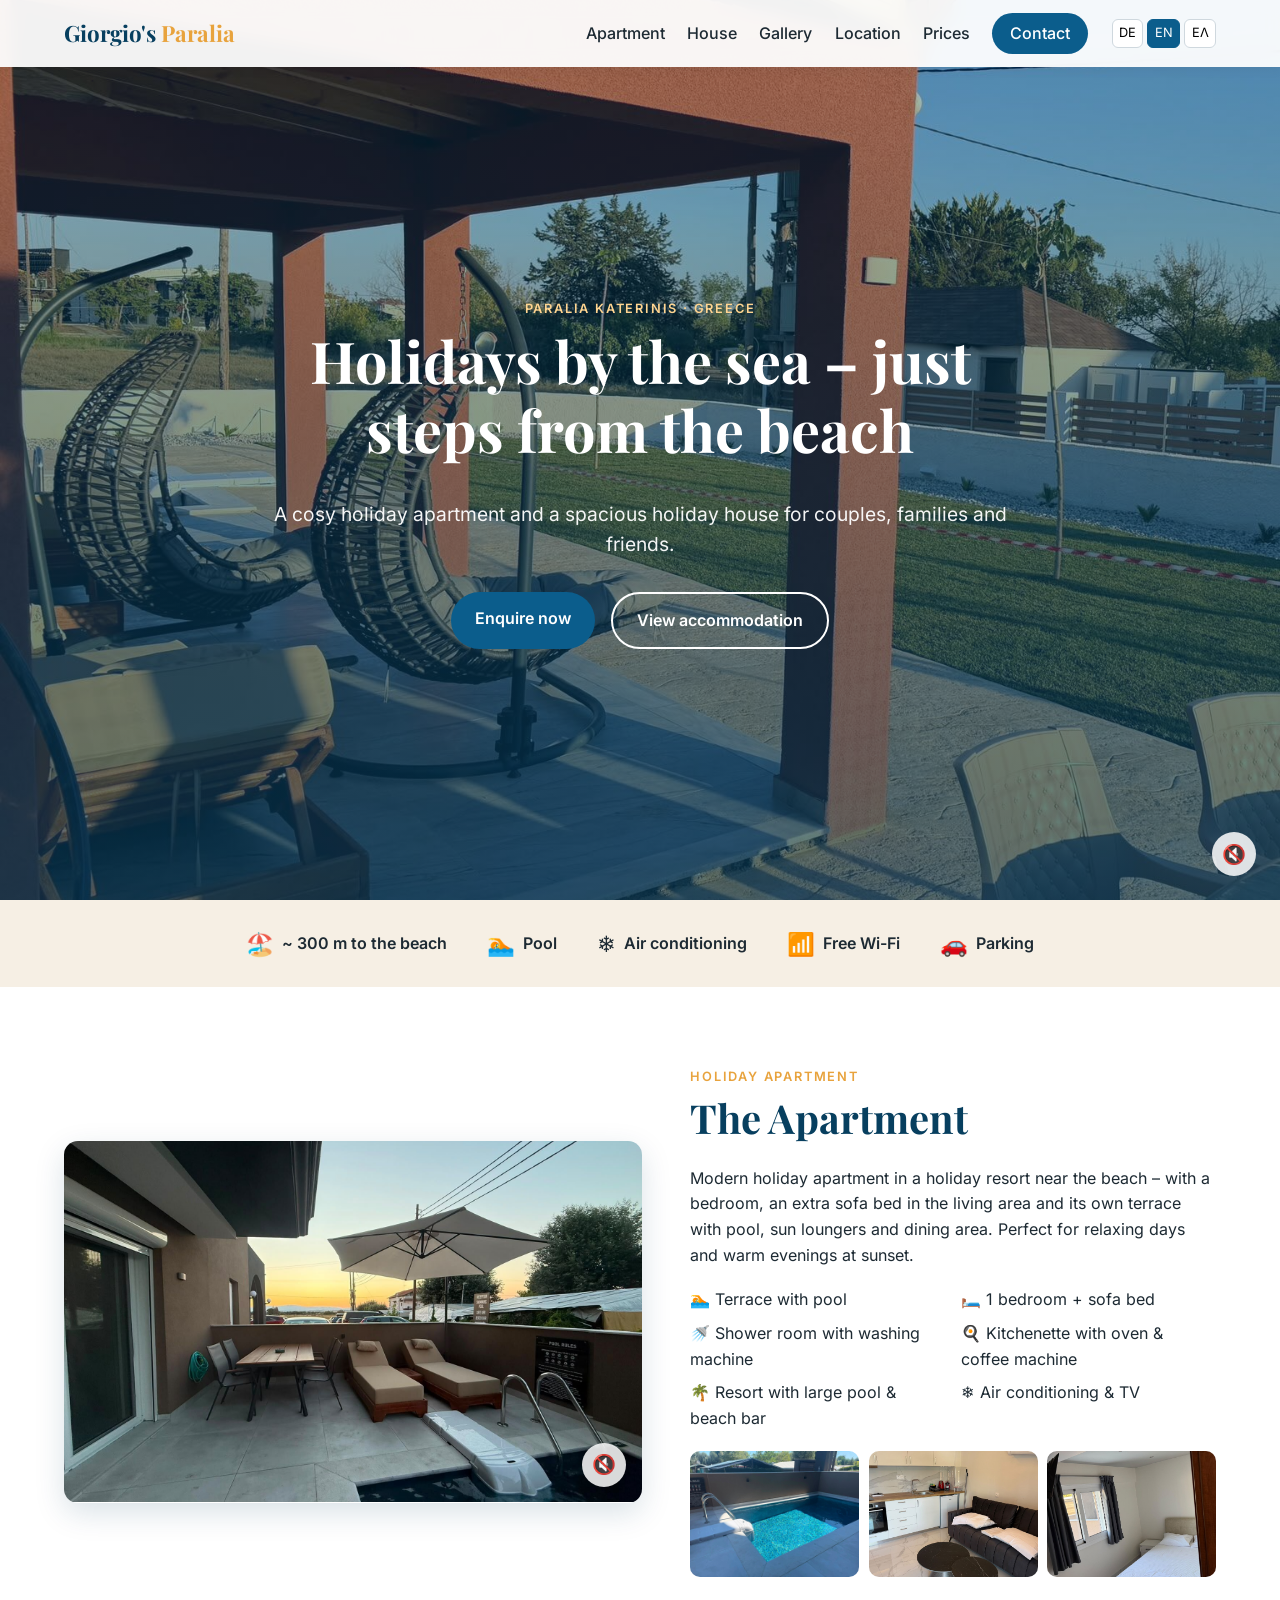
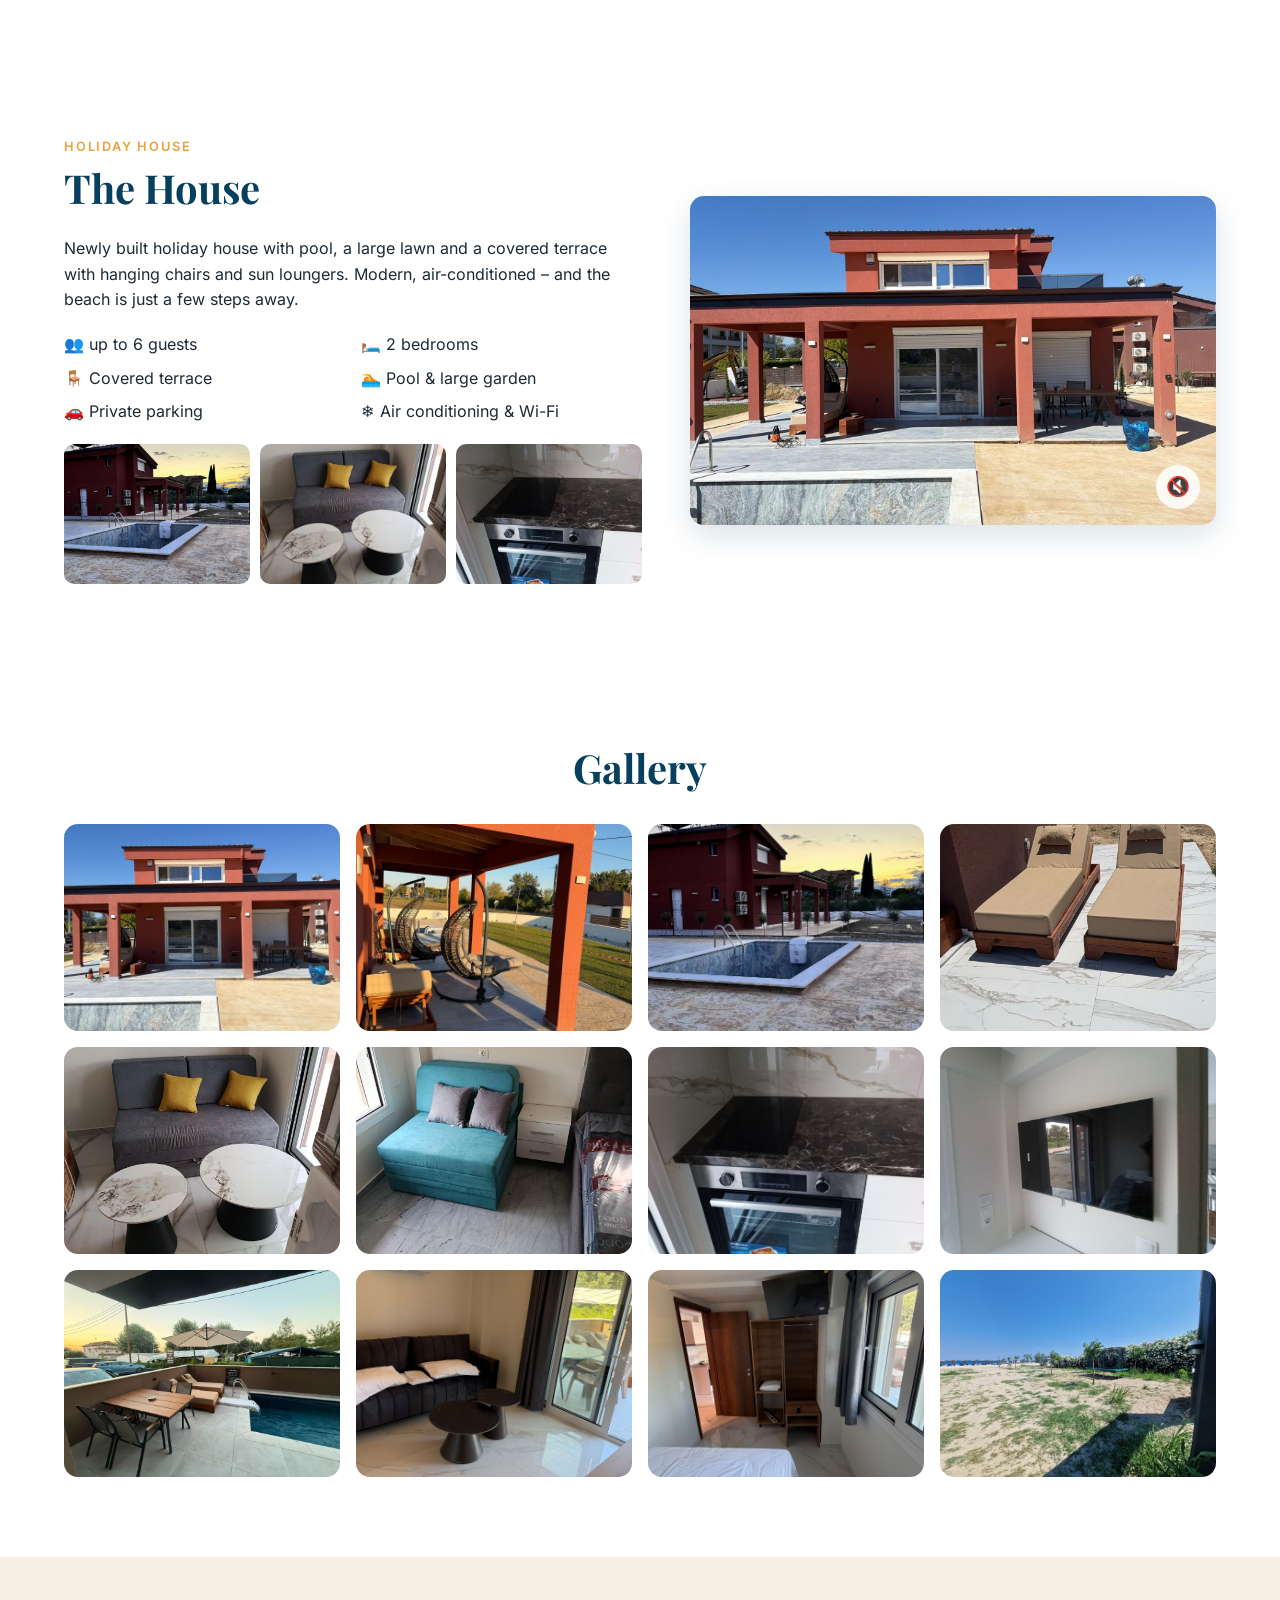
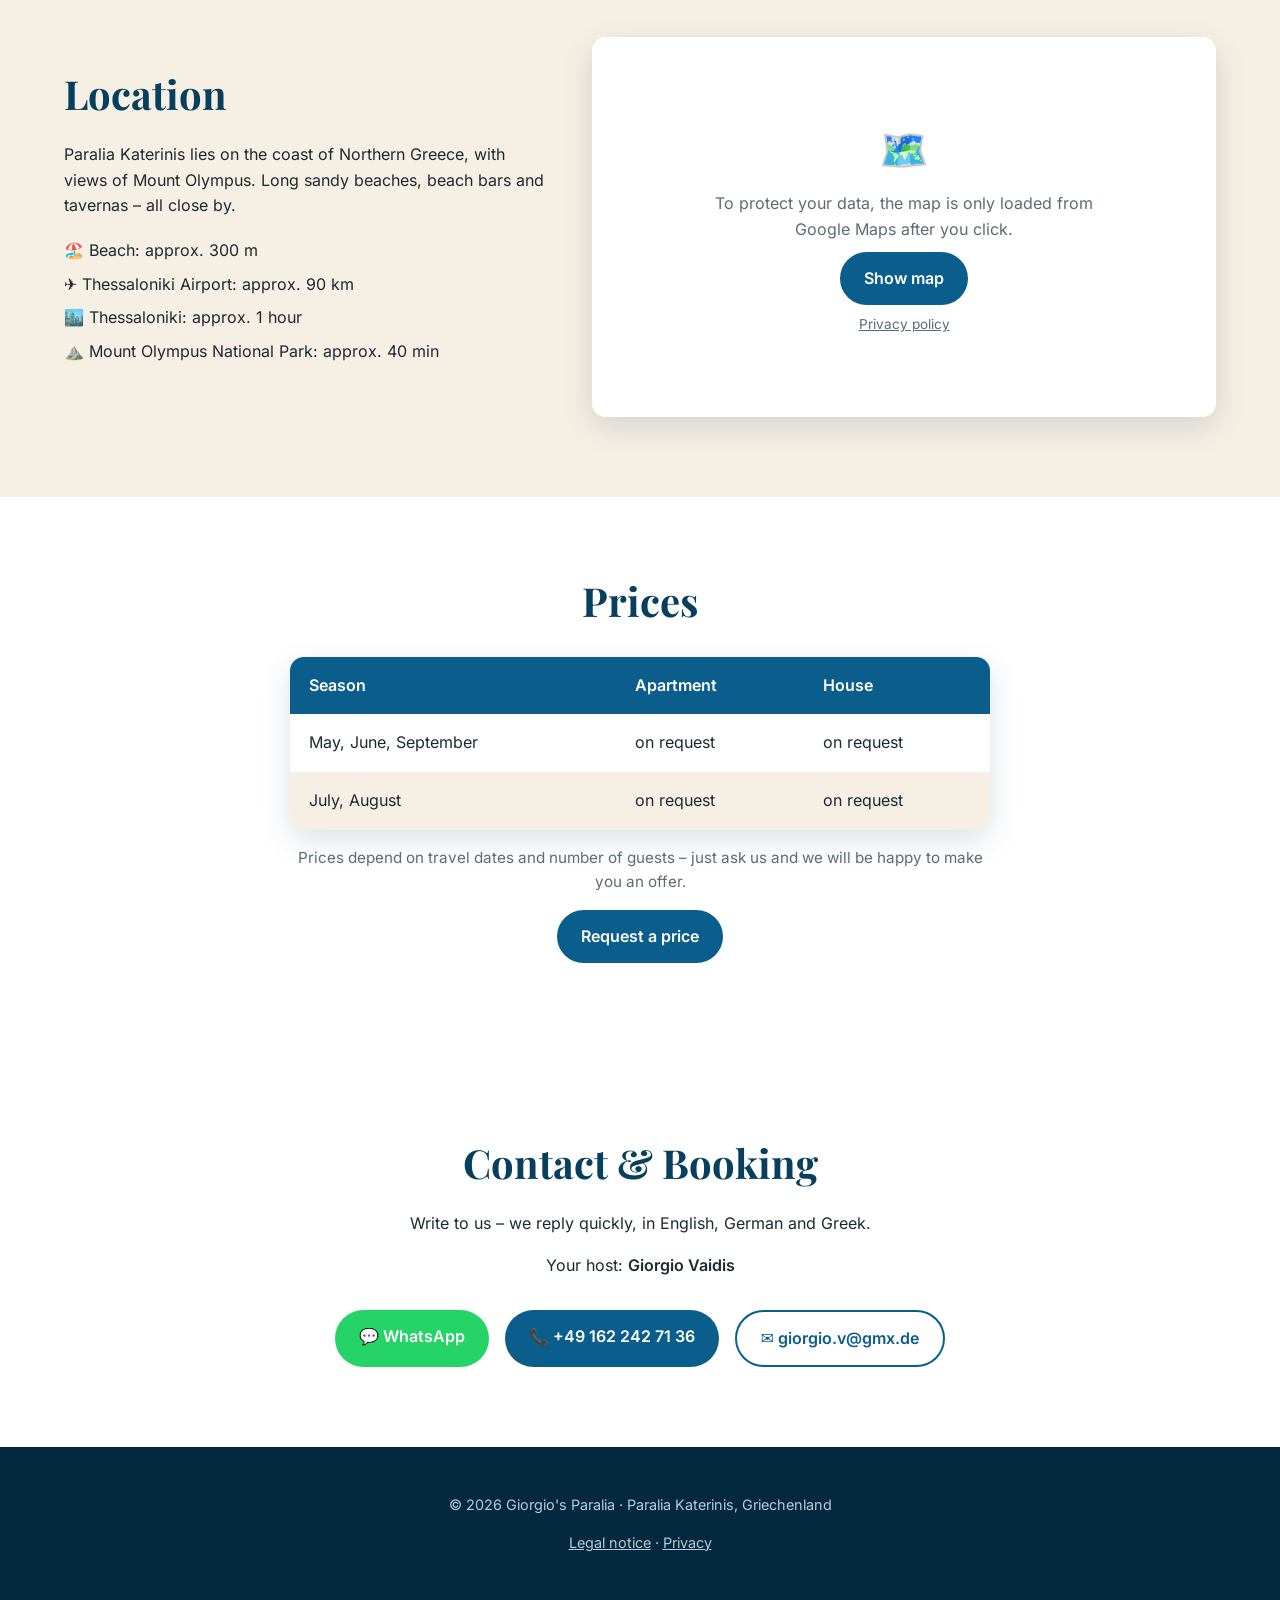
<file: index.html>
<!doctype html>
<html lang="de">
<head>
  <meta charset="utf-8">
  <meta name="viewport" content="width=device-width, initial-scale=1">
  <title>Giorgio's Paralia – Ferienwohnung & Ferienhaus</title>
  <meta name="description" content="Ferienwohnung und Ferienhaus in Paralia Katerinis bei Thessaloniki – wenige Minuten vom Strand.">
  <meta property="og:title" content="Giorgio's Paralia – Ferienwohnung & Ferienhaus">
  <meta property="og:description" content="Urlaub am Meer in Paralia, Griechenland.">
  <meta property="og:image" content="assets/img/hero.jpg">
  <link rel="stylesheet" href="css/fonts.css">
  <link rel="stylesheet" href="css/style.css">
</head>
<body>

<header class="nav" id="top">
  <a class="brand" href="#top">Giorgio's <span>Paralia</span></a>
  <nav class="nav-links" id="navLinks">
    <a href="#wohnung" data-i18n="nav.apartment">Wohnung</a>
    <a href="#haus" data-i18n="nav.house">Haus</a>
    <a href="#galerie" data-i18n="nav.gallery">Galerie</a>
    <a href="#lage" data-i18n="nav.location">Lage</a>
    <a href="#preise" data-i18n="nav.prices">Preise</a>
    <a href="#kontakt" class="btn btn-small" data-i18n="nav.contact">Kontakt</a>
  </nav>
  <div class="lang" role="group" aria-label="Sprache">
    <button data-lang="de">DE</button>
    <button data-lang="en">EN</button>
    <button data-lang="el">ΕΛ</button>
  </div>
  <button class="burger" id="burger" aria-label="Menü">☰</button>
</header>

<section class="hero">
  <video class="hero-video" autoplay muted loop playsinline poster="assets/img/hero.jpg">
    <source src="assets/video/haus.mp4" type="video/mp4">
  </video>
  <div class="hero-overlay"></div>
  <button class="sound hero-sound" aria-label="Musik an/aus">🔇</button>
  <div class="hero-content">
    <p class="eyebrow" data-i18n="hero.eyebrow">Paralia Katerinis · Griechenland</p>
    <h1 data-i18n="hero.title">Urlaub am Meer – nur wenige Schritte vom Strand</h1>
    <p class="lead" data-i18n="hero.lead">Gemütliche Ferienwohnung und geräumiges Ferienhaus für Paare, Familien und Freunde.</p>
    <div class="hero-buttons">
      <a href="#kontakt" class="btn" data-i18n="hero.cta">Jetzt anfragen</a>
      <a href="#wohnung" class="btn btn-ghost" data-i18n="hero.more">Unterkünfte ansehen</a>
    </div>
  </div>
</section>

<section class="highlights">
  <div class="hl"><span class="hl-icon">🏖️</span><b data-i18n="hl.beach">~ 300 m zum Strand</b></div>
  <div class="hl"><span class="hl-icon">🏊</span><b data-i18n="hl.pool">Pool</b></div>
  <div class="hl"><span class="hl-icon">❄️</span><b data-i18n="hl.ac">Klimaanlage</b></div>
  <div class="hl"><span class="hl-icon">📶</span><b data-i18n="hl.wifi">Kostenloses WLAN</b></div>
  <div class="hl"><span class="hl-icon">🚗</span><b data-i18n="hl.parking">Parkplatz</b></div>
</section>

<!-- ===== WOHNUNG ===== -->
<section class="stay" id="wohnung">
  <div class="stay-media">
    <video class="autoplay" autoplay muted loop playsinline poster="assets/img/wohnung-1.jpg">
      <source src="assets/video/wohnung.mp4" type="video/mp4">
    </video>
    <button class="sound" aria-label="Ton an/aus">🔇</button>
  </div>
  <div class="stay-text">
    <p class="eyebrow" data-i18n="apt.eyebrow">Ferienwohnung</p>
    <h2 data-i18n="apt.title">Die Wohnung</h2>
    <p data-i18n="apt.text">Moderne Ferienwohnung in einer Ferienanlage nahe dem Strand – mit Schlafzimmer, zusätzlichem Schlafsofa im Wohnbereich und eigener Terrasse mit Pool, Sonnenliegen und Essplatz. Perfekt für entspannte Tage und laue Abende bei Sonnenuntergang.</p>
    <ul class="facts">
      <li>🏊 <span data-i18n="apt.f1">Terrasse mit Pool</span></li>
      <li>🛏️ <span data-i18n="apt.f2">1 Schlafzimmer + Schlafsofa</span></li>
      <li>🚿 <span data-i18n="apt.f3">Duschbad mit Waschmaschine</span></li>
      <li>🍳 <span data-i18n="apt.f4">Küchenzeile mit Backofen & Kaffeemaschine</span></li>
      <li>🌴 <span data-i18n="apt.f5">Anlage mit großem Pool & Beach-Bar</span></li>
      <li>❄️ <span data-i18n="apt.f6">Klimaanlage & TV</span></li>
    </ul>
    <div class="thumbs">
      <img src="assets/img/wohnung-10.jpg" alt="Pool der Wohnung" loading="lazy">
      <img src="assets/img/wohnung-6.jpg" alt="Wohnküche" loading="lazy">
      <img src="assets/img/wohnung-7.jpg" alt="Schlafzimmer" loading="lazy">
    </div>
  </div>
</section>

<!-- ===== HAUS ===== -->
<section class="stay reverse" id="haus">
  <div class="stay-media">
    <video class="autoplay" autoplay muted loop playsinline poster="assets/img/haus-1.jpg">
      <source src="assets/video/haus.mp4" type="video/mp4">
    </video>
    <button class="sound" aria-label="Ton an/aus">🔇</button>
  </div>
  <div class="stay-text">
    <p class="eyebrow" data-i18n="house.eyebrow">Ferienhaus</p>
    <h2 data-i18n="house.title">Das Haus</h2>
    <p data-i18n="house.text">Neu gebautes Ferienhaus mit Pool, großem Rasengarten und überdachter Terrasse mit Hängesesseln und Sonnenliegen. Modern eingerichtet, klimatisiert – und der Strand ist nur ein paar Schritte entfernt.</p>
    <ul class="facts">
      <li>👥 <span data-i18n="house.f1">bis 6 Personen</span></li>
      <li>🛏️ <span data-i18n="house.f2">2 Schlafzimmer</span></li>
      <li>🪑 <span data-i18n="house.f3">Überdachte Terrasse</span></li>
      <li>🏊 <span data-i18n="house.f4">Pool & großer Garten</span></li>
      <li>🚗 <span data-i18n="house.f5">Privater Parkplatz</span></li>
      <li>❄️ <span data-i18n="house.f6">Klimaanlage & WLAN</span></li>
    </ul>
    <div class="thumbs">
      <img src="assets/img/haus-6.jpg" alt="Haus mit Pool" loading="lazy">
      <img src="assets/img/haus-innen-1.jpg" alt="Wohnbereich" loading="lazy">
      <img src="assets/img/haus-innen-3.jpg" alt="Küche" loading="lazy">
    </div>
  </div>
</section>

<!-- ===== GALERIE ===== -->
<section class="section" id="galerie">
  <h2 class="center" data-i18n="gallery.title">Galerie</h2>
  <div class="gallery">
    <img src="assets/img/haus-1.jpg" alt="Ferienhaus mit Terrasse" loading="lazy">
    <img src="assets/img/haus-3.jpg" alt="Hängesessel auf der Terrasse" loading="lazy">
    <img src="assets/img/haus-6.jpg" alt="Haus bei Sonnenuntergang" loading="lazy">
    <img src="assets/img/haus-5.jpg" alt="Sonnenliegen" loading="lazy">
    <img src="assets/img/haus-innen-1.jpg" alt="Wohnbereich" loading="lazy">
    <img src="assets/img/haus-innen-2.jpg" alt="Schlafsofa" loading="lazy">
    <img src="assets/img/haus-innen-3.jpg" alt="Küche" loading="lazy">
    <img src="assets/img/haus-innen-4.jpg" alt="Fernseher" loading="lazy">
    <img src="assets/img/wohnung-2.jpg" alt="Wohnung: Terrasse mit Pool" loading="lazy">
    <img src="assets/img/wohnung-5.jpg" alt="Wohnung: Wohnbereich" loading="lazy">
    <img src="assets/img/wohnung-8.jpg" alt="Wohnung: Schlafzimmer mit Blick zum Pool" loading="lazy">
    <img src="assets/img/wohnung-9.jpg" alt="Strand an der Anlage" loading="lazy">
  </div>
</section>

<!-- ===== LAGE ===== -->
<section class="section alt" id="lage">
  <div class="location">
    <div>
      <h2 data-i18n="loc.title">Lage</h2>
      <p data-i18n="loc.text">Paralia Katerinis liegt an der Küste Nordgriechenlands, mit Blick auf den Olymp. Lange Sandstrände, Strandbars und Tavernen – alles in der Nähe.</p>
      <ul class="facts">
        <li>🏖️ <span data-i18n="loc.d1">Strand: ca. 300 m</span></li>
        <li>✈️ <span data-i18n="loc.d2">Flughafen Thessaloniki: ca. 90 km</span></li>
        <li>🏙️ <span data-i18n="loc.d3">Thessaloniki: ca. 1 Stunde</span></li>
        <li>⛰️ <span data-i18n="loc.d4">Olymp-Nationalpark: ca. 40 Min.</span></li>
      </ul>
    </div>
    <div class="map map-consent" id="map">
      <p>🗺️</p>
      <p data-i18n="map.note">Zum Schutz Ihrer Daten wird die Karte erst nach Ihrem Klick von Google Maps geladen.</p>
      <button class="btn" id="mapBtn" data-i18n="map.btn">Karte anzeigen</button>
      <a class="map-privacy" href="datenschutz.html" data-i18n="map.privacy">Datenschutzerklärung</a>
    </div>
  </div>
</section>

<!-- ===== PREISE ===== -->
<section class="section" id="preise">
  <h2 class="center" data-i18n="price.title">Preise</h2>
  <div class="price-table">
    <table>
      <thead><tr><th data-i18n="price.season">Saison</th><th data-i18n="price.apt">Wohnung</th><th data-i18n="price.house">Haus</th></tr></thead>
      <tbody>
        <tr><td data-i18n="price.low">Mai, Juni, September</td><td data-i18n="price.req">auf Anfrage</td><td data-i18n="price.req">auf Anfrage</td></tr>
        <tr><td data-i18n="price.high">Juli, August</td><td data-i18n="price.req">auf Anfrage</td><td data-i18n="price.req">auf Anfrage</td></tr>
      </tbody>
    </table>
    <p class="note" data-i18n="price.note">Die Preise richten sich nach Reisezeitraum und Personenzahl – fragen Sie uns einfach, wir machen Ihnen gerne ein Angebot.</p>
    <p class="center"><a href="#kontakt" class="btn" data-i18n="price.cta">Preis anfragen</a></p>
  </div>
</section>

<!-- ===== KONTAKT ===== -->
<section class="section contact" id="kontakt">
  <h2 class="center" data-i18n="contact.title">Kontakt & Buchung</h2>
  <p class="center" data-i18n="contact.text">Schreiben Sie uns – wir antworten schnell, auch auf Deutsch und Englisch.</p>
  <p class="center host"><span data-i18n="contact.host">Ihr Gastgeber:</span> <b>Giorgio Vaidis</b></p>
  <div class="contact-buttons">
    <a class="btn btn-wa" href="https://wa.me/491622427136" target="_blank" rel="noopener">💬 WhatsApp</a>
    <a class="btn" href="tel:+491622427136">📞 +49 162 242 71 36</a>
    <a class="btn btn-ghost-dark" href="mailto:giorgio.v@gmx.de">✉️ giorgio.v@gmx.de</a>
  </div>
</section>

<footer class="footer">
  <p>© <span id="year"></span> Giorgio's Paralia · Paralia Katerinis, Griechenland</p>
  <p class="footer-links"><a href="impressum.html" data-i18n="foot.imprint">Impressum</a> · <a href="datenschutz.html" data-i18n="foot.privacy">Datenschutz</a></p>
</footer>

<div class="lightbox" id="lightbox" hidden><img alt=""></div>

<script src="js/main.js"></script>
</body>
</html>
</file>
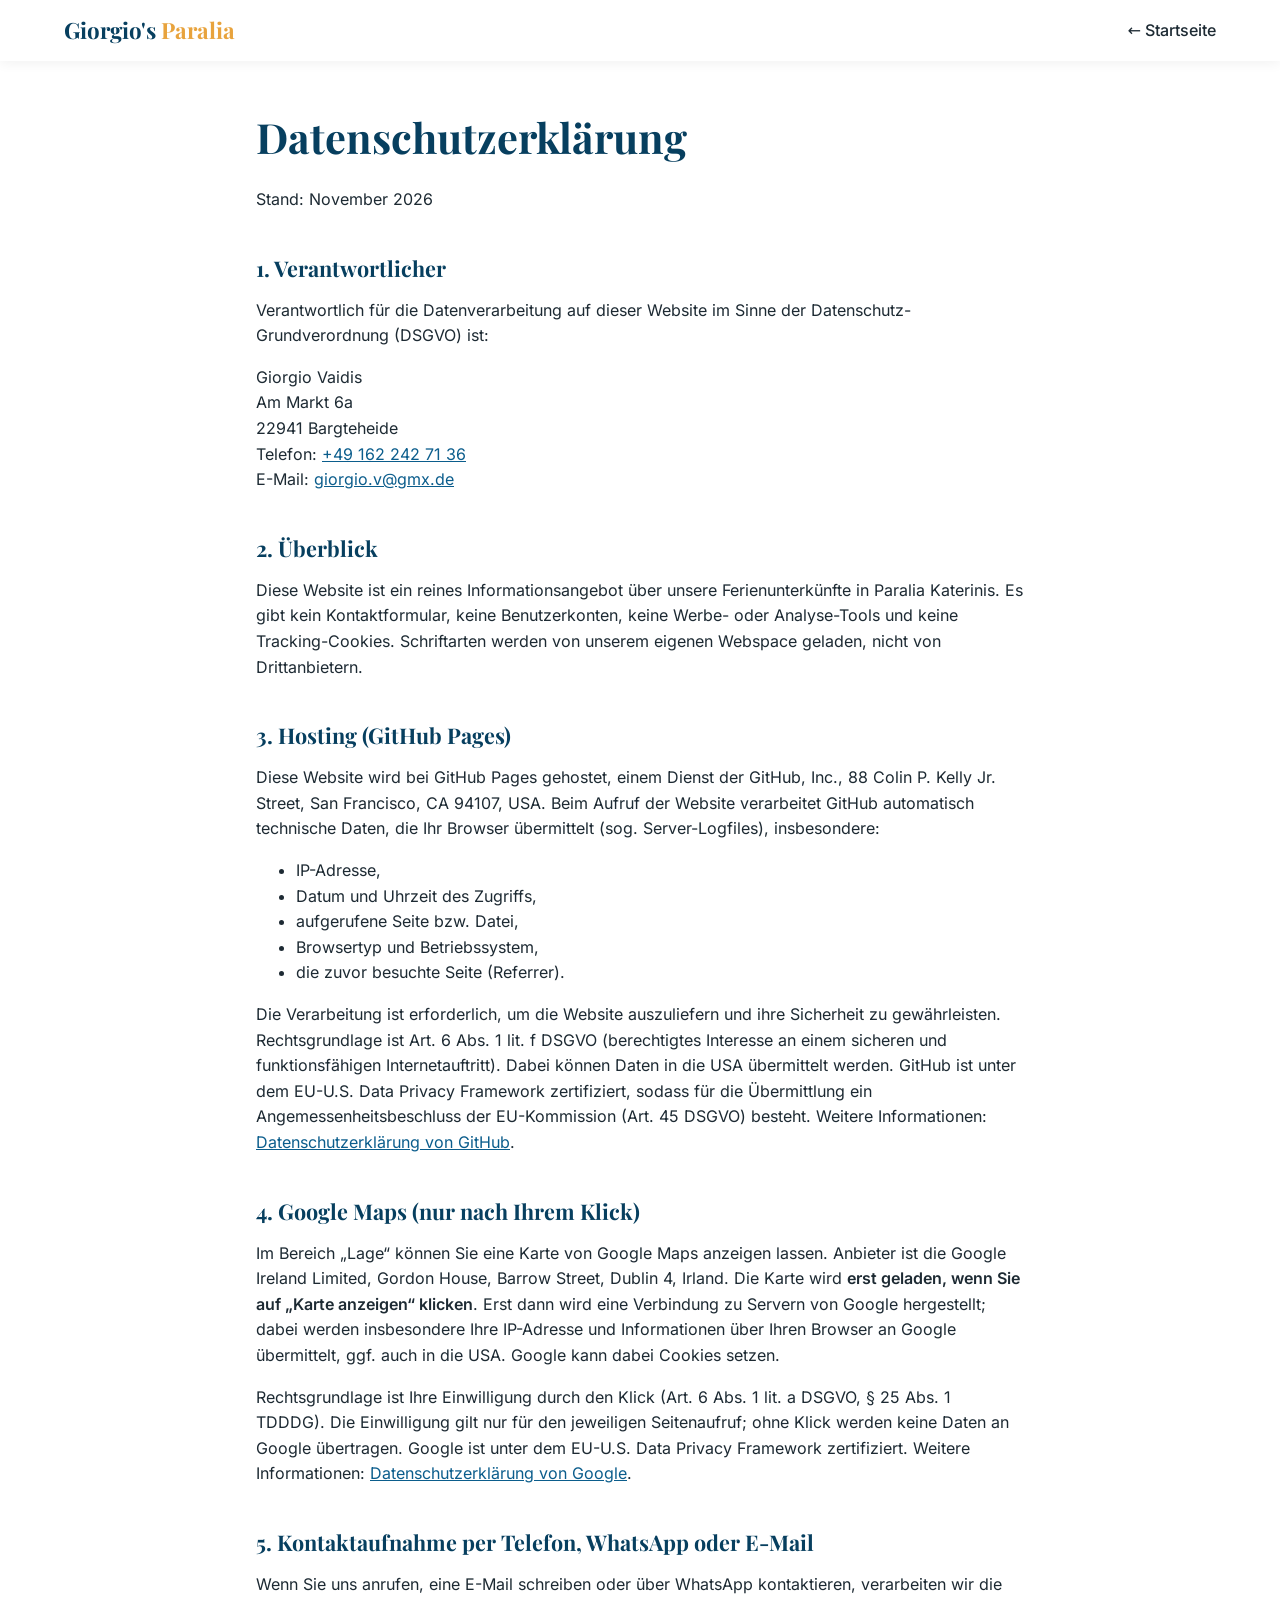
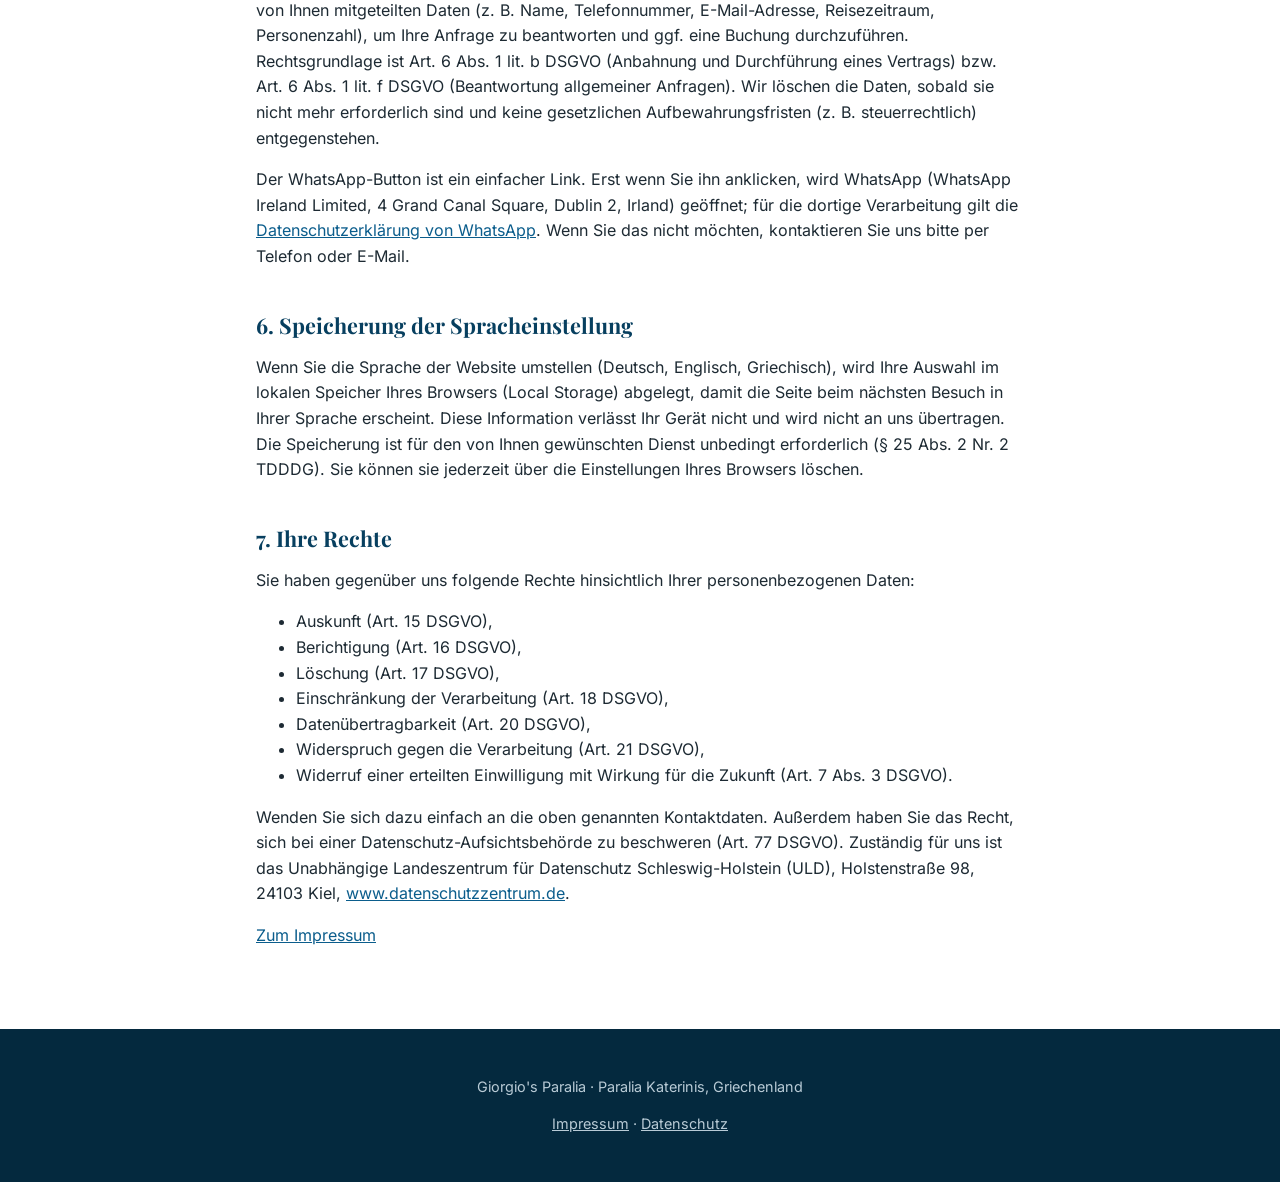
<file: datenschutz.html>
<!doctype html>
<html lang="de">
<head>
  <meta charset="utf-8">
  <meta name="viewport" content="width=device-width, initial-scale=1">
  <title>Datenschutz – Giorgio's Paralia</title>
  <meta name="robots" content="noindex">
  <link rel="stylesheet" href="css/fonts.css">
  <link rel="stylesheet" href="css/style.css">
</head>
<body>

<header class="nav">
  <a class="brand" href="index.html">Giorgio's <span>Paralia</span></a>
  <a class="back" href="index.html">← Startseite</a>
</header>

<main class="legal">
  <h1>Datenschutzerklärung</h1>
  <p>Stand: November 2026</p>

  <h2>1. Verantwortlicher</h2>
  <p>
    Verantwortlich für die Datenverarbeitung auf dieser Website im Sinne der
    Datenschutz-Grundverordnung (DSGVO) ist:
  </p>
  <p>
    Giorgio Vaidis<br>
    Am Markt 6a<br>
    22941 Bargteheide<br>
    Telefon: <a href="tel:+491622427136">+49 162 242 71 36</a><br>
    E-Mail: <a href="mailto:giorgio.v@gmx.de">giorgio.v@gmx.de</a>
  </p>

  <h2>2. Überblick</h2>
  <p>
    Diese Website ist ein reines Informationsangebot über unsere Ferienunterkünfte in Paralia Katerinis.
    Es gibt kein Kontaktformular, keine Benutzerkonten, keine Werbe- oder Analyse-Tools und keine
    Tracking-Cookies. Schriftarten werden von unserem eigenen Webspace geladen, nicht von Drittanbietern.
  </p>

  <h2>3. Hosting (GitHub Pages)</h2>
  <p>
    Diese Website wird bei GitHub Pages gehostet, einem Dienst der GitHub, Inc., 88 Colin P. Kelly Jr.
    Street, San Francisco, CA 94107, USA. Beim Aufruf der Website verarbeitet GitHub automatisch
    technische Daten, die Ihr Browser übermittelt (sog. Server-Logfiles), insbesondere:
  </p>
  <ul>
    <li>IP-Adresse,</li>
    <li>Datum und Uhrzeit des Zugriffs,</li>
    <li>aufgerufene Seite bzw. Datei,</li>
    <li>Browsertyp und Betriebssystem,</li>
    <li>die zuvor besuchte Seite (Referrer).</li>
  </ul>
  <p>
    Die Verarbeitung ist erforderlich, um die Website auszuliefern und ihre Sicherheit zu gewährleisten.
    Rechtsgrundlage ist Art. 6 Abs. 1 lit. f DSGVO (berechtigtes Interesse an einem sicheren und
    funktionsfähigen Internetauftritt). Dabei können Daten in die USA übermittelt werden. GitHub ist
    unter dem EU-U.S. Data Privacy Framework zertifiziert, sodass für die Übermittlung ein
    Angemessenheitsbeschluss der EU-Kommission (Art. 45 DSGVO) besteht. Weitere Informationen:
    <a href="https://docs.github.com/de/site-policy/privacy-policies/github-general-privacy-statement" target="_blank" rel="noopener">Datenschutzerklärung von GitHub</a>.
  </p>

  <h2>4. Google Maps (nur nach Ihrem Klick)</h2>
  <p>
    Im Bereich „Lage“ können Sie eine Karte von Google Maps anzeigen lassen. Anbieter ist die Google
    Ireland Limited, Gordon House, Barrow Street, Dublin 4, Irland. Die Karte wird
    <strong>erst geladen, wenn Sie auf „Karte anzeigen“ klicken</strong>. Erst dann wird eine Verbindung
    zu Servern von Google hergestellt; dabei werden insbesondere Ihre IP-Adresse und Informationen über
    Ihren Browser an Google übermittelt, ggf. auch in die USA. Google kann dabei Cookies setzen.
  </p>
  <p>
    Rechtsgrundlage ist Ihre Einwilligung durch den Klick (Art. 6 Abs. 1 lit. a DSGVO, § 25 Abs. 1
    TDDDG). Die Einwilligung gilt nur für den jeweiligen Seitenaufruf; ohne Klick werden keine Daten an
    Google übertragen. Google ist unter dem EU-U.S. Data Privacy Framework zertifiziert. Weitere
    Informationen:
    <a href="https://policies.google.com/privacy?hl=de" target="_blank" rel="noopener">Datenschutzerklärung von Google</a>.
  </p>

  <h2>5. Kontaktaufnahme per Telefon, WhatsApp oder E-Mail</h2>
  <p>
    Wenn Sie uns anrufen, eine E-Mail schreiben oder über WhatsApp kontaktieren, verarbeiten wir die
    von Ihnen mitgeteilten Daten (z. B. Name, Telefonnummer, E-Mail-Adresse, Reisezeitraum,
    Personenzahl), um Ihre Anfrage zu beantworten und ggf. eine Buchung durchzuführen. Rechtsgrundlage
    ist Art. 6 Abs. 1 lit. b DSGVO (Anbahnung und Durchführung eines Vertrags) bzw. Art. 6 Abs. 1 lit. f
    DSGVO (Beantwortung allgemeiner Anfragen). Wir löschen die Daten, sobald sie nicht mehr erforderlich
    sind und keine gesetzlichen Aufbewahrungsfristen (z. B. steuerrechtlich) entgegenstehen.
  </p>
  <p>
    Der WhatsApp-Button ist ein einfacher Link. Erst wenn Sie ihn anklicken, wird WhatsApp
    (WhatsApp Ireland Limited, 4 Grand Canal Square, Dublin 2, Irland) geöffnet; für die dortige
    Verarbeitung gilt die
    <a href="https://www.whatsapp.com/legal/privacy-policy-eea" target="_blank" rel="noopener">Datenschutzerklärung von WhatsApp</a>.
    Wenn Sie das nicht möchten, kontaktieren Sie uns bitte per Telefon oder E-Mail.
  </p>

  <h2>6. Speicherung der Spracheinstellung</h2>
  <p>
    Wenn Sie die Sprache der Website umstellen (Deutsch, Englisch, Griechisch), wird Ihre Auswahl im
    lokalen Speicher Ihres Browsers (Local Storage) abgelegt, damit die Seite beim nächsten Besuch in
    Ihrer Sprache erscheint. Diese Information verlässt Ihr Gerät nicht und wird nicht an uns
    übertragen. Die Speicherung ist für den von Ihnen gewünschten Dienst unbedingt erforderlich
    (§ 25 Abs. 2 Nr. 2 TDDDG). Sie können sie jederzeit über die Einstellungen Ihres Browsers löschen.
  </p>

  <h2>7. Ihre Rechte</h2>
  <p>Sie haben gegenüber uns folgende Rechte hinsichtlich Ihrer personenbezogenen Daten:</p>
  <ul>
    <li>Auskunft (Art. 15 DSGVO),</li>
    <li>Berichtigung (Art. 16 DSGVO),</li>
    <li>Löschung (Art. 17 DSGVO),</li>
    <li>Einschränkung der Verarbeitung (Art. 18 DSGVO),</li>
    <li>Datenübertragbarkeit (Art. 20 DSGVO),</li>
    <li>Widerspruch gegen die Verarbeitung (Art. 21 DSGVO),</li>
    <li>Widerruf einer erteilten Einwilligung mit Wirkung für die Zukunft (Art. 7 Abs. 3 DSGVO).</li>
  </ul>
  <p>
    Wenden Sie sich dazu einfach an die oben genannten Kontaktdaten. Außerdem haben Sie das Recht, sich
    bei einer Datenschutz-Aufsichtsbehörde zu beschweren (Art. 77 DSGVO). Zuständig für uns ist das
    Unabhängige Landeszentrum für Datenschutz Schleswig-Holstein (ULD), Holstenstraße 98, 24103 Kiel,
    <a href="https://www.datenschutzzentrum.de" target="_blank" rel="noopener">www.datenschutzzentrum.de</a>.
  </p>

  <p><a href="impressum.html">Zum Impressum</a></p>
</main>

<footer class="footer">
  <p>Giorgio's Paralia · Paralia Katerinis, Griechenland</p>
  <p class="footer-links"><a href="impressum.html">Impressum</a> · <a href="datenschutz.html">Datenschutz</a></p>
</footer>
</body>
</html>
</file>
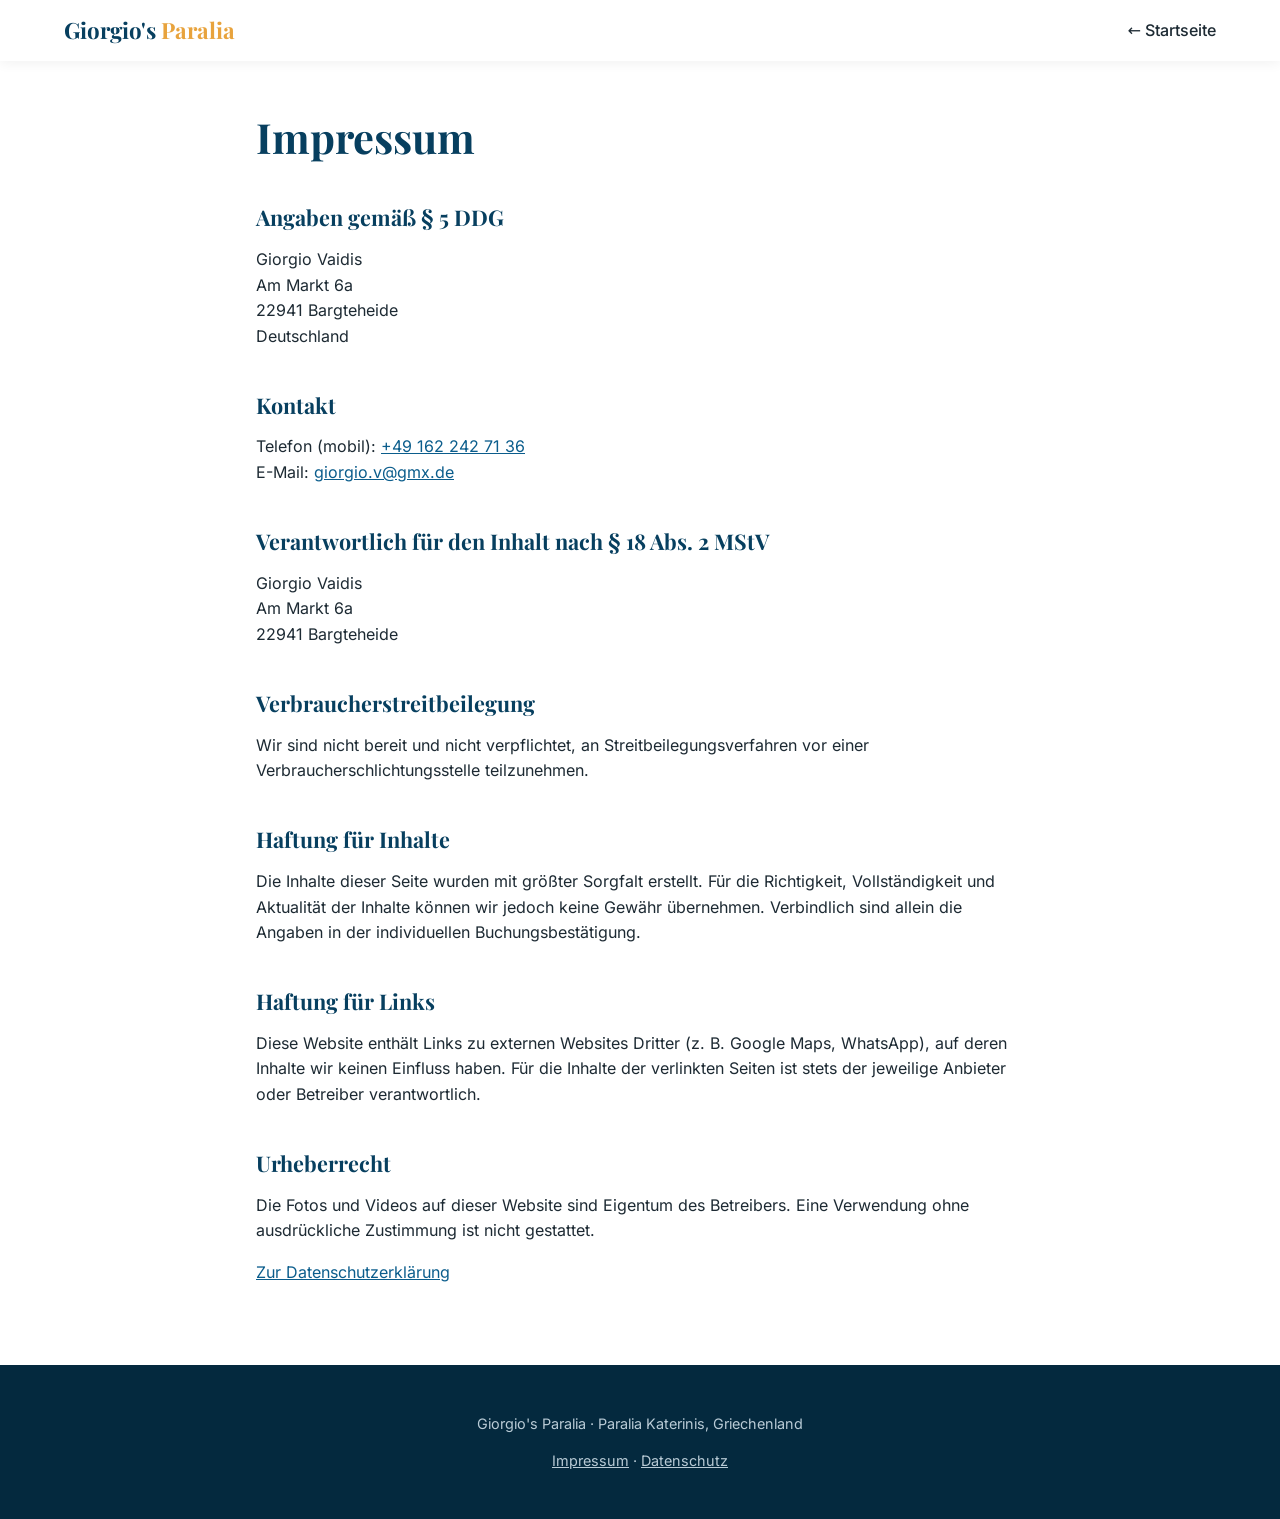
<file: impressum.html>
<!doctype html>
<html lang="de">
<head>
  <meta charset="utf-8">
  <meta name="viewport" content="width=device-width, initial-scale=1">
  <title>Impressum – Giorgio's Paralia</title>
  <meta name="robots" content="noindex">
  <link rel="stylesheet" href="css/fonts.css">
  <link rel="stylesheet" href="css/style.css">
</head>
<body>

<header class="nav">
  <a class="brand" href="index.html">Giorgio's <span>Paralia</span></a>
  <a class="back" href="index.html">← Startseite</a>
</header>

<main class="legal">
  <h1>Impressum</h1>

  <h2>Angaben gemäß § 5 DDG</h2>
  <p>
    Giorgio Vaidis<br>
    Am Markt 6a<br>
    22941 Bargteheide<br>
    Deutschland
  </p>

  <h2>Kontakt</h2>
  <p>
    Telefon (mobil): <a href="tel:+491622427136">+49 162 242 71 36</a><br>
    E-Mail: <a href="mailto:giorgio.v@gmx.de">giorgio.v@gmx.de</a>
  </p>

  <h2>Verantwortlich für den Inhalt nach § 18 Abs. 2 MStV</h2>
  <p>
    Giorgio Vaidis<br>
    Am Markt 6a<br>
    22941 Bargteheide
  </p>

  <h2>Verbraucherstreitbeilegung</h2>
  <p>
    Wir sind nicht bereit und nicht verpflichtet, an Streitbeilegungsverfahren vor einer
    Verbraucherschlichtungsstelle teilzunehmen.
  </p>

  <h2>Haftung für Inhalte</h2>
  <p>
    Die Inhalte dieser Seite wurden mit größter Sorgfalt erstellt. Für die Richtigkeit, Vollständigkeit
    und Aktualität der Inhalte können wir jedoch keine Gewähr übernehmen. Verbindlich sind allein die
    Angaben in der individuellen Buchungsbestätigung.
  </p>

  <h2>Haftung für Links</h2>
  <p>
    Diese Website enthält Links zu externen Websites Dritter (z. B. Google Maps, WhatsApp), auf deren
    Inhalte wir keinen Einfluss haben. Für die Inhalte der verlinkten Seiten ist stets der jeweilige
    Anbieter oder Betreiber verantwortlich.
  </p>

  <h2>Urheberrecht</h2>
  <p>
    Die Fotos und Videos auf dieser Website sind Eigentum des Betreibers. Eine Verwendung ohne
    ausdrückliche Zustimmung ist nicht gestattet.
  </p>

  <p><a href="datenschutz.html">Zur Datenschutzerklärung</a></p>
</main>

<footer class="footer">
  <p>Giorgio's Paralia · Paralia Katerinis, Griechenland</p>
  <p class="footer-links"><a href="impressum.html">Impressum</a> · <a href="datenschutz.html">Datenschutz</a></p>
</footer>
</body>
</html>
</file>
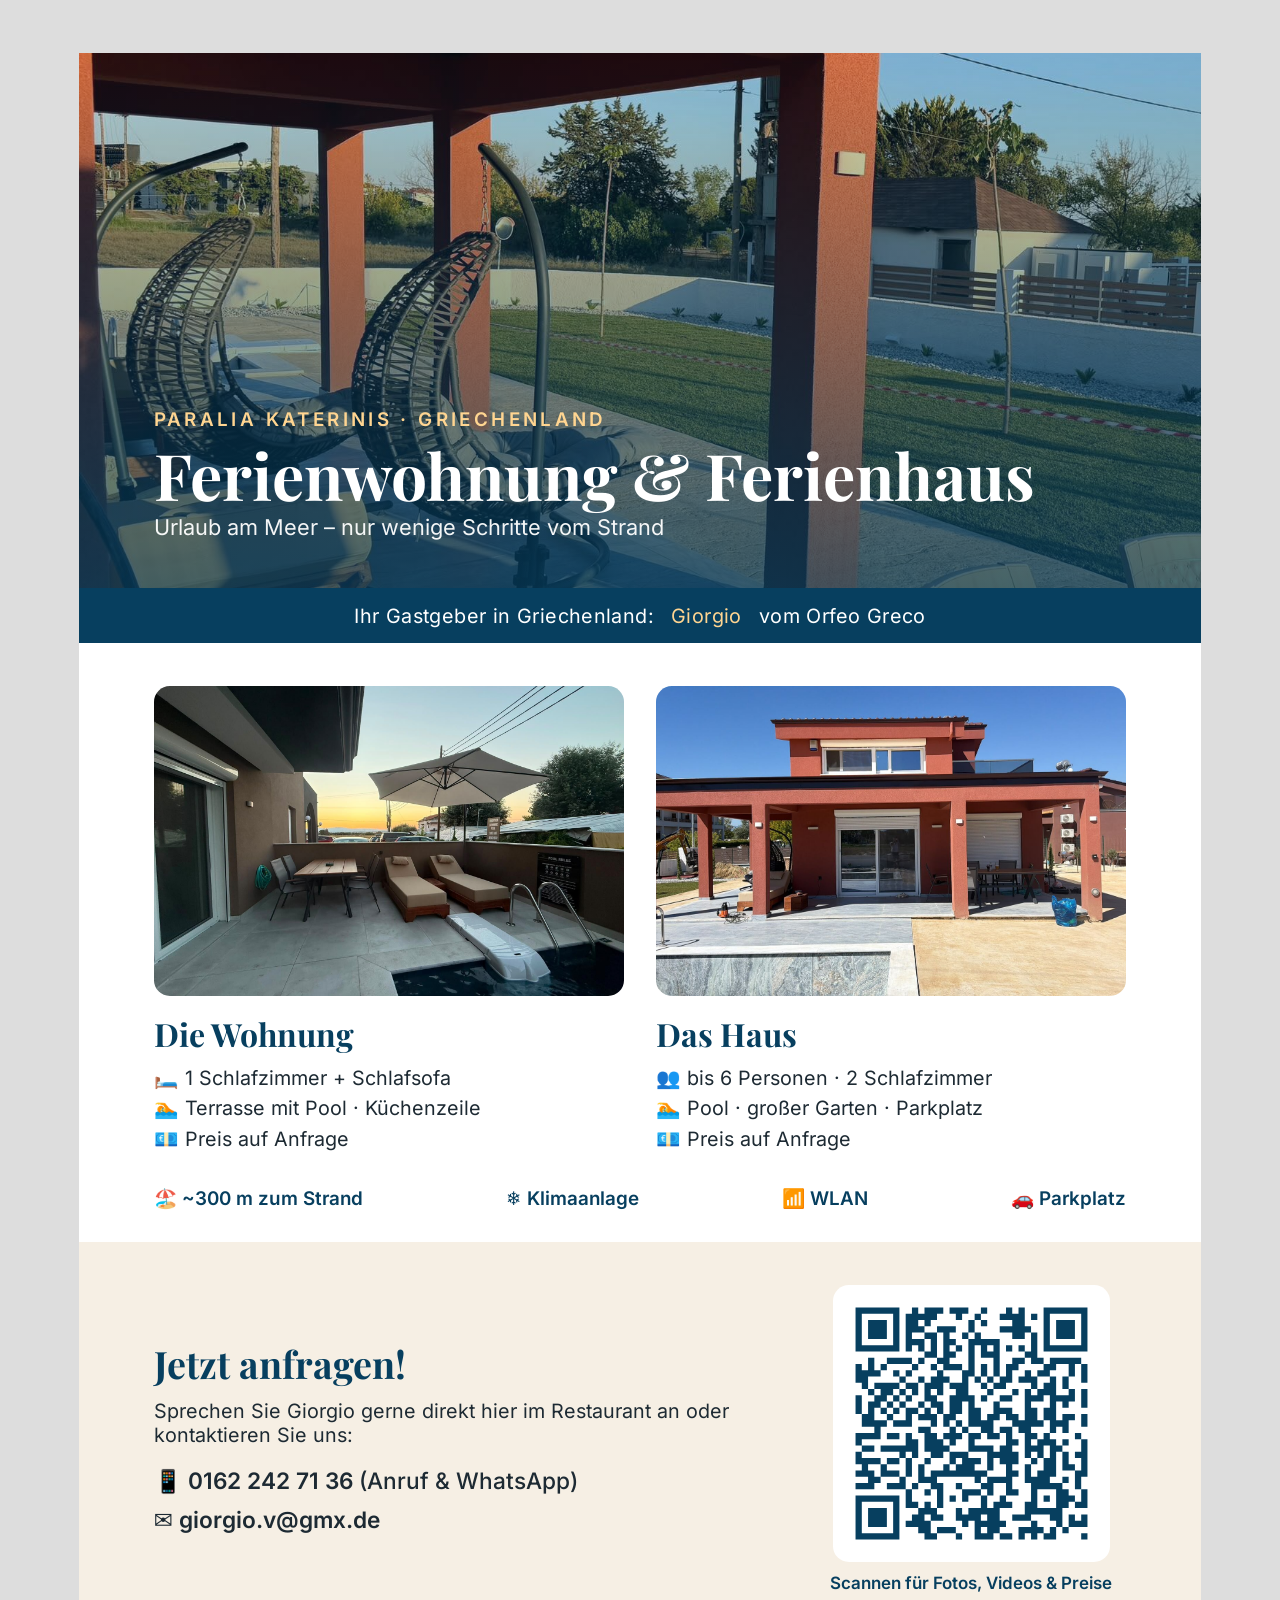
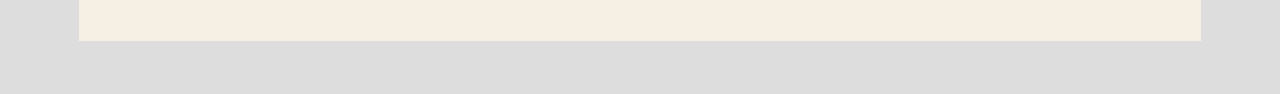
<file: aushang/aushang.html>
<!doctype html>
<html lang="de">
<head>
<meta charset="utf-8">
<title>Aushang A3 – Giorgio's Paralia</title>
<link rel="stylesheet" href="../css/fonts.css">
<style>
  @page { size: A3; margin: 0; }
  * { box-sizing: border-box; }
  html, body { margin: 0; background: #ddd; }
  body { font-family: Inter, system-ui, sans-serif; color: #1d2a33; }
  .page {
    width: 297mm; height: 420mm; margin: 14.1mm auto; background: #fff;
    display: flex; flex-direction: column; overflow: hidden; position: relative;
  }
  @media print { html, body { background: #fff; } .page { margin: 0; } }

  .hero { position: relative; height: 141.4mm; }
  .hero img { width: 100%; height: 100%; object-fit: cover; display: block; }
  .hero::after { content: ""; position: absolute; inset: 0; background: linear-gradient(180deg, rgba(7,63,95,.15), rgba(7,63,95,.75)); }
  .hero-text { position: absolute; left: 19.8mm; right: 19.8mm; bottom: 12.7mm; color: #fff; z-index: 1; }
  .hero-text .place { font-size: 14.1pt; letter-spacing: .18em; text-transform: uppercase; color: #ffd591; font-weight: 600; }
  .hero-text h1 { font-family: "Playfair Display", serif; font-size: 48.1pt; margin: 2.8mm 0 1.4mm; line-height: 1.05; }
  .hero-text .sub { font-size: 16.3pt; opacity: .95; }

  .langs { background: #073f5f; color: #fff; text-align: center; padding: 4.2mm; font-size: 14.8pt; letter-spacing: .02em; }
  .langs span { color: #ffd591; margin: 0 2.8mm; }

  .content { padding: 11.3mm 19.8mm 0; display: grid; grid-template-columns: 1fr 1fr; gap: 8.5mm; }
  .card img { width: 100%; height: 82mm; object-fit: cover; border-radius: 4.2mm; display: block; }
  .card h2 { font-family: "Playfair Display", serif; color: #073f5f; font-size: 24pt; margin: 4.2mm 0 2.1mm; }
  .card ul { list-style: none; padding: 0; margin: 0; font-size: 14.8pt; line-height: 1.55; }

  .bottom {
    margin-top: auto; display: grid; grid-template-columns: 1fr 82mm; gap: 11.3mm; align-items: center;
    padding: 11.3mm 19.8mm 14.1mm; background: #f6efe4;
  }
  .bottom h3 { font-family: "Playfair Display", serif; font-size: 28.3pt; color: #073f5f; margin: 0 0 2.8mm; }
  .bottom p { margin: 0 0 4.2mm; font-size: 14.8pt; }
  .contact { font-size: 17pt; font-weight: 600; line-height: 1.7; }
  .qr { text-align: center; }
  .qr img { width: 73.5mm; height: 73.5mm; background: #fff; padding: 2.8mm; border-radius: 4.2mm; display: block; margin: 0 auto; }
  .qr small { display: block; margin-top: 2.8mm; font-size: 12.7pt; font-weight: 600; color: #073f5f; }
  .highlights { display: flex; justify-content: space-between; padding: 8.5mm 19.8mm 8.5mm; font-size: 14.1pt; font-weight: 600; color: #073f5f; }
</style>
</head>
<body>
<div class="page">
  <div class="hero">
    <img src="../assets/img/hero.jpg" alt="">
    <div class="hero-text">
      <div class="place">Paralia Katerinis · Griechenland</div>
      <h1>Ferienwohnung &amp; Ferienhaus</h1>
      <div class="sub">Urlaub am Meer – nur wenige Schritte vom Strand</div>
    </div>
  </div>

  <div class="langs">Ihr Gastgeber in Griechenland: <span>Giorgio</span> vom Orfeo Greco</div>

  <div class="content">
    <div class="card">
      <img src="../assets/img/wohnung-1.jpg" alt="">
      <h2>Die Wohnung</h2>
      <ul>
        <li>🛏️ 1 Schlafzimmer + Schlafsofa</li>
        <li>🏊 Terrasse mit Pool · Küchenzeile</li>
        <li>💶 Preis auf Anfrage</li>
      </ul>
    </div>
    <div class="card">
      <img src="../assets/img/haus-1.jpg" alt="">
      <h2>Das Haus</h2>
      <ul>
        <li>👥 bis 6 Personen · 2 Schlafzimmer</li>
        <li>🏊 Pool · großer Garten · Parkplatz</li>
        <li>💶 Preis auf Anfrage</li>
      </ul>
    </div>
  </div>

  <div class="highlights">
    <span>🏖️ ~300 m zum Strand</span><span>❄️ Klimaanlage</span><span>📶 WLAN</span><span>🚗 Parkplatz</span>
  </div>

  <div class="bottom">
    <div>
      <h3>Jetzt anfragen!</h3>
      <p>Sprechen Sie Giorgio gerne direkt hier im Restaurant an oder kontaktieren Sie uns:</p>
      <div class="contact">
        📱 0162 242 71 36 <span style="font-weight:500">(Anruf &amp; WhatsApp)</span><br>
        ✉️ giorgio.v@gmx.de
      </div>
    </div>
    <div class="qr">
      <img src="../assets/img/qr.svg" alt="QR-Code zur Website">
      <small>Scannen für Fotos, Videos &amp; Preise</small>
    </div>
  </div>
</div>
</body>
</html>
</file>
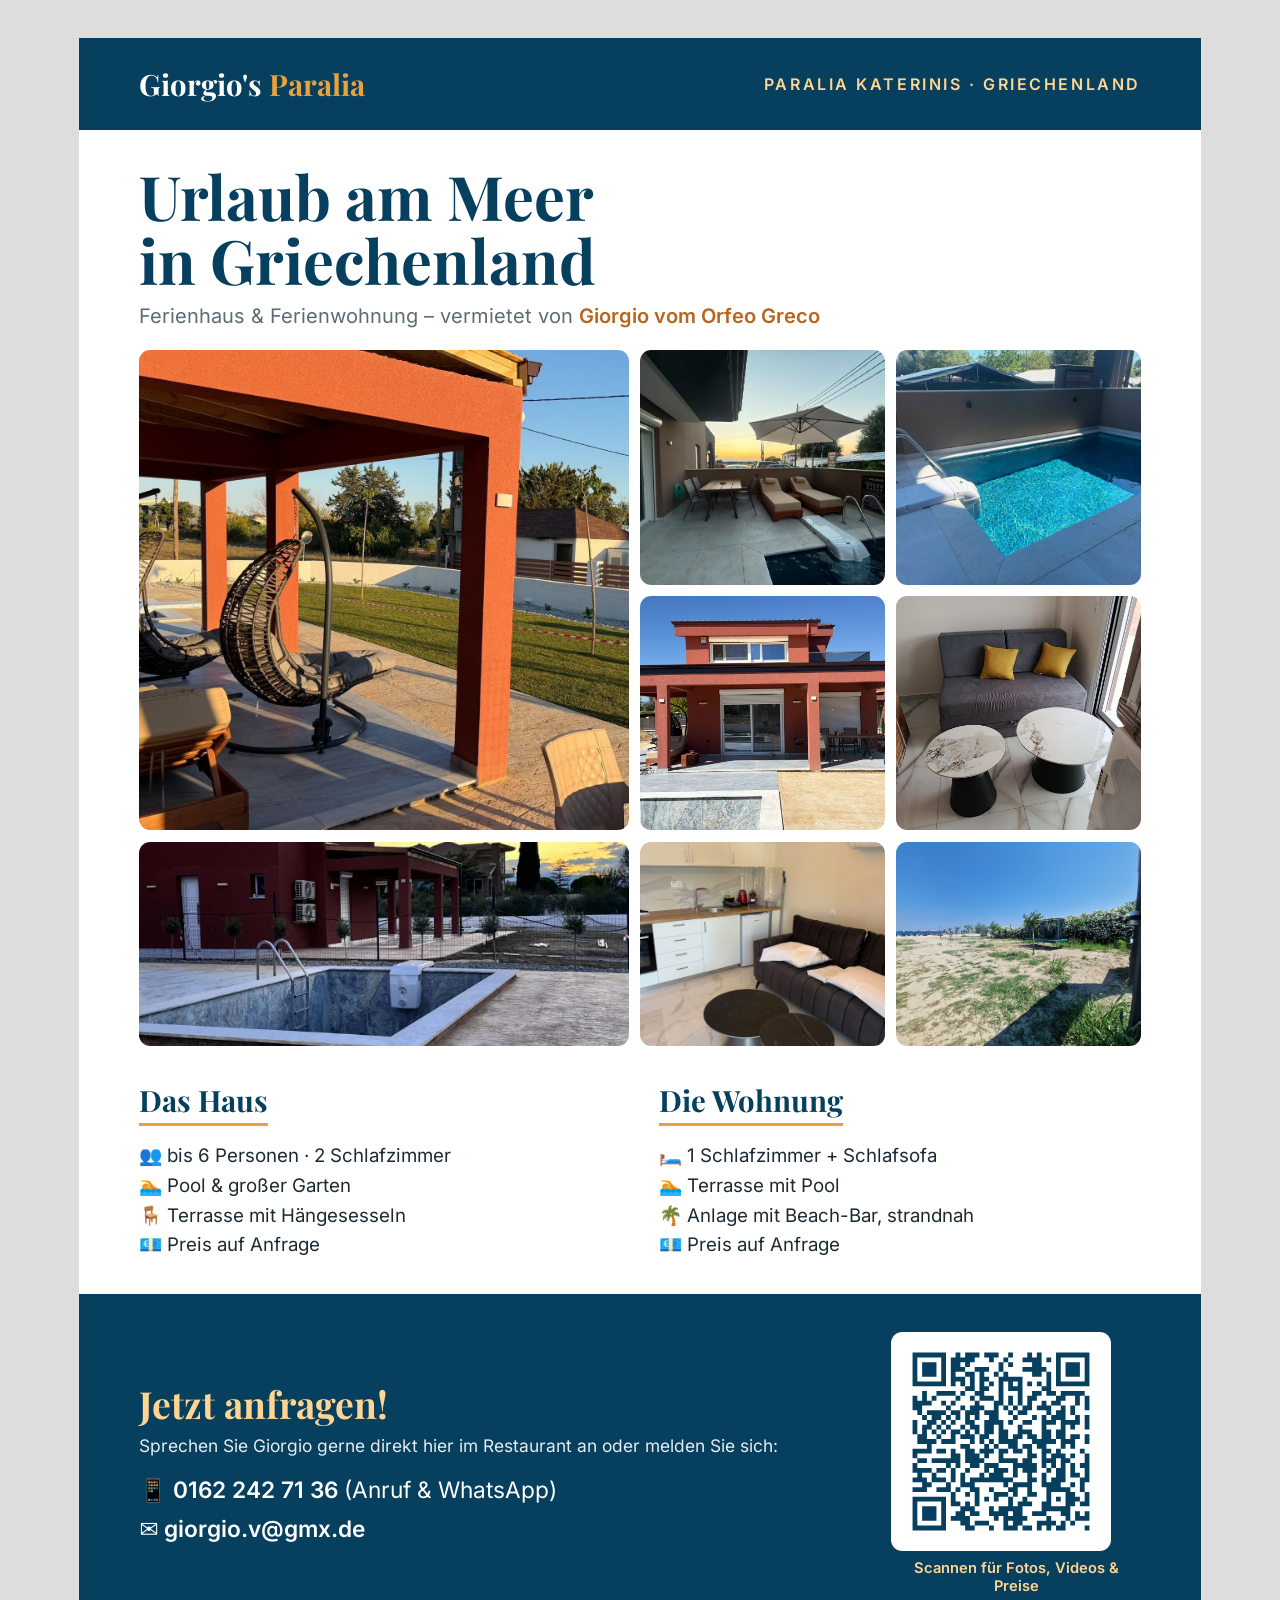
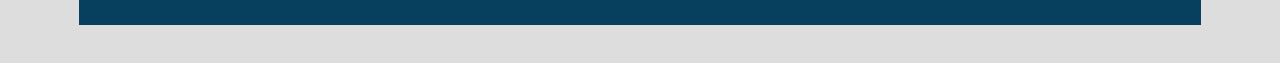
<file: aushang/variante-1-mosaik.html>
<!doctype html>
<html lang="de">
<head>
<meta charset="utf-8">
<title>Aushang A3 – Variante 1: Mosaik</title>
<link rel="stylesheet" href="../css/fonts.css">
<style>
  @page { size: A3; margin: 0; }
  * { box-sizing: border-box; }
  html, body { margin: 0; background: #ddd; }
  body { font-family: Inter, system-ui, sans-serif; color: #1d2a33; }
  .page { width: 297mm; height: 420mm; margin: 10mm auto; background: #fff; display: flex; flex-direction: column; overflow: hidden; }
  @media print { html, body { background: #fff; } .page { margin: 0; } }

  .top { background: #073f5f; color: #fff; display: flex; justify-content: space-between; align-items: center; padding: 7mm 16mm; }
  .brand { font-family: "Playfair Display", serif; font-weight: 700; font-size: 22pt; }
  .brand span { color: #e8a33d; }
  .place { font-size: 12pt; letter-spacing: .16em; text-transform: uppercase; color: #ffd591; font-weight: 600; }

  .title { padding: 9mm 16mm 6mm; }
  .title h1 { font-family: "Playfair Display", serif; color: #073f5f; font-size: 46pt; line-height: 1.05; margin: 0 0 3mm; }
  .title p { margin: 0; font-size: 15pt; color: #5d6b75; }
  .title b { color: #b5651d; }

  .mosaic { margin: 0 16mm; display: grid; grid-template-columns: 2fr 1fr 1fr; grid-template-rows: 62mm 62mm 54mm; gap: 3mm; }
  .mosaic img { width: 100%; height: 100%; object-fit: cover; border-radius: 3mm; display: block; }
  .mosaic .big { grid-column: 1 / 2; grid-row: 1 / 3; }

  .info { display: grid; grid-template-columns: 1fr 1fr; gap: 10mm; padding: 9mm 16mm 9mm; }
  .info h2 { font-family: "Playfair Display", serif; color: #073f5f; font-size: 22pt; margin: 0 0 2mm; border-bottom: 1mm solid #e8a33d; display: inline-block; padding-bottom: 1mm; }
  .info ul { list-style: none; padding: 0; margin: 2mm 0 0; font-size: 14pt; line-height: 1.6; }

  .bottom { margin-top: auto; background: #073f5f; color: #fff; display: grid; grid-template-columns: 1fr 66mm; gap: 10mm; align-items: center; padding: 10mm 16mm; }
  .bottom h3 { font-family: "Playfair Display", serif; font-size: 28pt; margin: 0 0 2mm; color: #ffd591; }
  .bottom p { margin: 0 0 4mm; font-size: 13pt; opacity: .9; }
  .contact { font-size: 17pt; font-weight: 600; line-height: 1.7; }
  .qr { text-align: center; }
  .qr img { width: 58mm; height: 58mm; background: #fff; padding: 3mm; border-radius: 3mm; display: block; }
  .qr small { display: block; margin-top: 2mm; font-size: 11pt; font-weight: 600; color: #ffd591; }
</style>
</head>
<body>
<div class="page">
  <div class="top">
    <div class="brand">Giorgio's <span>Paralia</span></div>
    <div class="place">Paralia Katerinis · Griechenland</div>
  </div>

  <div class="title">
    <h1>Urlaub am Meer<br>in Griechenland</h1>
    <p>Ferienhaus &amp; Ferienwohnung – vermietet von <b>Giorgio vom Orfeo Greco</b></p>
  </div>

  <div class="mosaic">
    <img class="big" src="../assets/img/hero.jpg" alt="">
    <img src="../assets/img/wohnung-1.jpg" alt="">
    <img src="../assets/img/wohnung-10.jpg" alt="">
    <img src="../assets/img/haus-1.jpg" alt="">
    <img src="../assets/img/haus-innen-1.jpg" alt="">
    <img src="../assets/img/haus-6.jpg" alt="">
    <img src="../assets/img/wohnung-6.jpg" alt="">
    <img src="../assets/img/wohnung-9.jpg" alt="">
  </div>

  <div class="info">
    <div>
      <h2>Das Haus</h2>
      <ul>
        <li>👥 bis 6 Personen · 2 Schlafzimmer</li>
        <li>🏊 Pool &amp; großer Garten</li>
        <li>🪑 Terrasse mit Hängesesseln</li>
        <li>💶 Preis auf Anfrage</li>
      </ul>
    </div>
    <div>
      <h2>Die Wohnung</h2>
      <ul>
        <li>🛏️ 1 Schlafzimmer + Schlafsofa</li>
        <li>🏊 Terrasse mit Pool</li>
        <li>🌴 Anlage mit Beach-Bar, strandnah</li>
        <li>💶 Preis auf Anfrage</li>
      </ul>
    </div>
  </div>

  <div class="bottom">
    <div>
      <h3>Jetzt anfragen!</h3>
      <p>Sprechen Sie Giorgio gerne direkt hier im Restaurant an oder melden Sie sich:</p>
      <div class="contact">📱 0162 242 71 36 <span style="font-weight:400">(Anruf &amp; WhatsApp)</span><br>✉️ giorgio.v@gmx.de</div>
    </div>
    <div class="qr">
      <img src="../assets/img/qr.svg" alt="QR-Code">
      <small>Scannen für Fotos, Videos &amp; Preise</small>
    </div>
  </div>
</div>
</body>
</html>
</file>
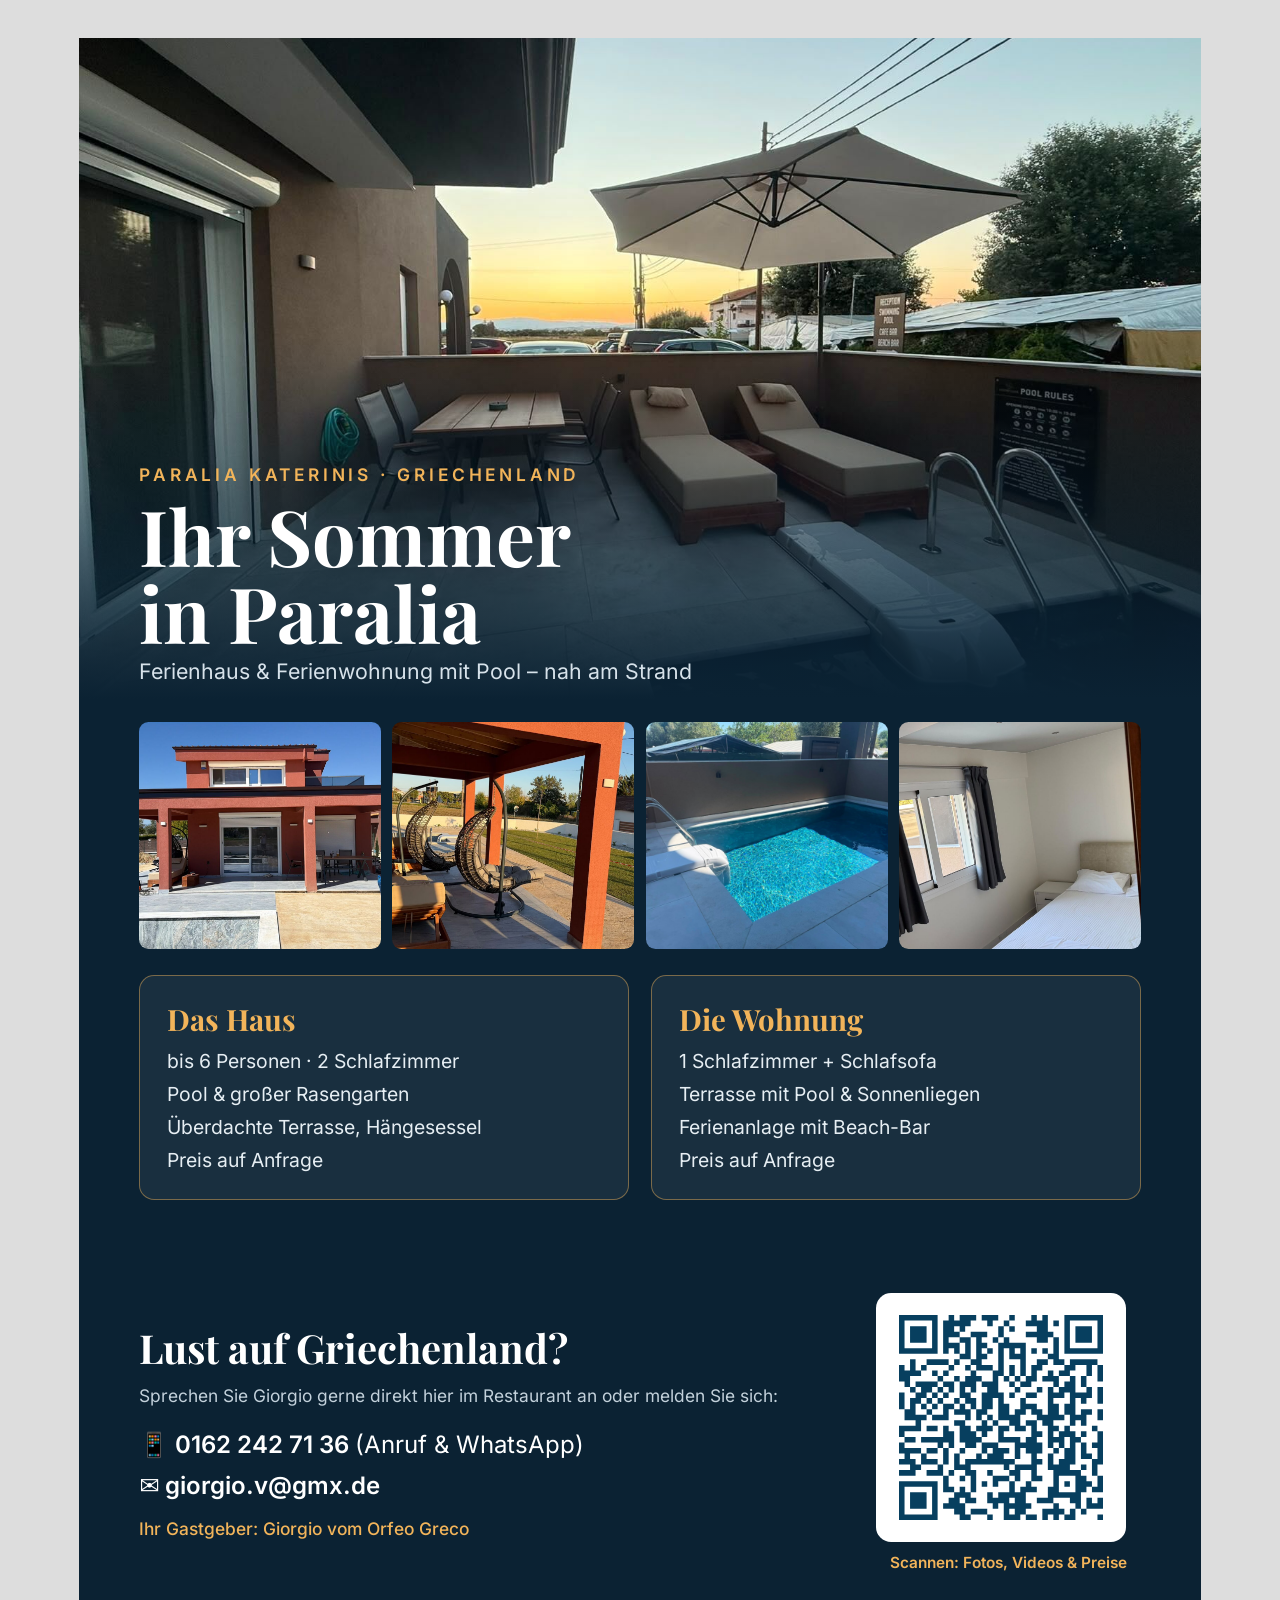
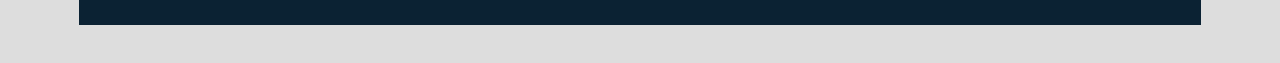
<file: aushang/variante-2-abend.html>
<!doctype html>
<html lang="de">
<head>
<meta charset="utf-8">
<title>Aushang A3 – Variante 2: Abendstimmung</title>
<link rel="stylesheet" href="../css/fonts.css">
<style>
  @page { size: A3; margin: 0; }
  * { box-sizing: border-box; }
  html, body { margin: 0; background: #ddd; }
  body { font-family: Inter, system-ui, sans-serif; }
  .page { width: 297mm; height: 420mm; margin: 10mm auto; background: #0b2233; color: #fff; display: flex; flex-direction: column; overflow: hidden; }
  @media print { html, body { background: #fff; } .page { margin: 0; } }

  .hero { position: relative; height: 175mm; }
  .hero img { width: 100%; height: 100%; object-fit: cover; object-position: center 60%; display: block; }
  .hero::after { content: ""; position: absolute; inset: 0; background: linear-gradient(180deg, rgba(11,34,51,0) 45%, rgba(11,34,51,1) 100%); }
  .hero-text { position: absolute; left: 16mm; right: 16mm; bottom: 4mm; z-index: 1; }
  .eyebrow { color: #f2b45a; font-size: 13pt; letter-spacing: .22em; text-transform: uppercase; font-weight: 600; }
  h1 { font-family: "Playfair Display", serif; font-size: 58pt; line-height: 1; margin: 3mm 0 2mm; }
  .sub { font-size: 16pt; color: #d7e2ea; }

  .strip { display: grid; grid-template-columns: repeat(4, 1fr); gap: 3mm; padding: 6mm 16mm 0; }
  .strip img { width: 100%; height: 60mm; object-fit: cover; border-radius: 2.5mm; display: block; }

  .cards { display: grid; grid-template-columns: 1fr 1fr; gap: 6mm; padding: 7mm 16mm 0; }
  .card { background: rgba(255,255,255,.06); border: .4mm solid rgba(242,180,90,.45); border-radius: 4mm; padding: 6mm 7mm; }
  .card h2 { font-family: "Playfair Display", serif; font-size: 22pt; margin: 0 0 2mm; color: #f2b45a; }
  .card ul { list-style: none; padding: 0; margin: 0; font-size: 14.5pt; line-height: 1.7; color: #e6eef3; }

  .bottom { margin-top: auto; display: grid; grid-template-columns: 1fr 70mm; gap: 10mm; align-items: center; padding: 0 16mm 14mm; }
  .bottom h3 { font-family: "Playfair Display", serif; font-size: 30pt; margin: 0 0 3mm; }
  .bottom p { margin: 0 0 5mm; font-size: 13pt; color: #c3d1db; }
  .contact { font-size: 18pt; font-weight: 600; line-height: 1.7; }
  .contact .host { color: #f2b45a; font-size: 13pt; font-weight: 500; display: block; margin-top: 2mm; }
  .qr { text-align: center; }
  .qr img { width: 66mm; height: 66mm; background: #fff; padding: 3mm; border-radius: 4mm; display: block; }
  .qr small { display: block; margin-top: 3mm; font-size: 11.5pt; font-weight: 600; color: #f2b45a; }
</style>
</head>
<body>
<div class="page">
  <div class="hero">
    <img src="../assets/img/wohnung-1.jpg" alt="">
    <div class="hero-text">
      <div class="eyebrow">Paralia Katerinis · Griechenland</div>
      <h1>Ihr Sommer<br>in Paralia</h1>
      <div class="sub">Ferienhaus &amp; Ferienwohnung mit Pool – nah am Strand</div>
    </div>
  </div>

  <div class="strip">
    <img src="../assets/img/haus-1.jpg" alt="">
    <img src="../assets/img/haus-3.jpg" alt="">
    <img src="../assets/img/wohnung-10.jpg" alt="">
    <img src="../assets/img/wohnung-7.jpg" alt="">
  </div>

  <div class="cards">
    <div class="card">
      <h2>Das Haus</h2>
      <ul>
        <li>bis 6 Personen · 2 Schlafzimmer</li>
        <li>Pool &amp; großer Rasengarten</li>
        <li>Überdachte Terrasse, Hängesessel</li>
        <li>Preis auf Anfrage</li>
      </ul>
    </div>
    <div class="card">
      <h2>Die Wohnung</h2>
      <ul>
        <li>1 Schlafzimmer + Schlafsofa</li>
        <li>Terrasse mit Pool &amp; Sonnenliegen</li>
        <li>Ferienanlage mit Beach-Bar</li>
        <li>Preis auf Anfrage</li>
      </ul>
    </div>
  </div>

  <div class="bottom">
    <div>
      <h3>Lust auf Griechenland?</h3>
      <p>Sprechen Sie Giorgio gerne direkt hier im Restaurant an oder melden Sie sich:</p>
      <div class="contact">📱 0162 242 71 36 <span style="font-weight:400">(Anruf &amp; WhatsApp)</span><br>✉️ giorgio.v@gmx.de
        <span class="host">Ihr Gastgeber: Giorgio vom Orfeo Greco</span></div>
    </div>
    <div class="qr">
      <img src="../assets/img/qr.svg" alt="QR-Code">
      <small>Scannen: Fotos, Videos &amp; Preise</small>
    </div>
  </div>
</div>
</body>
</html>
</file>
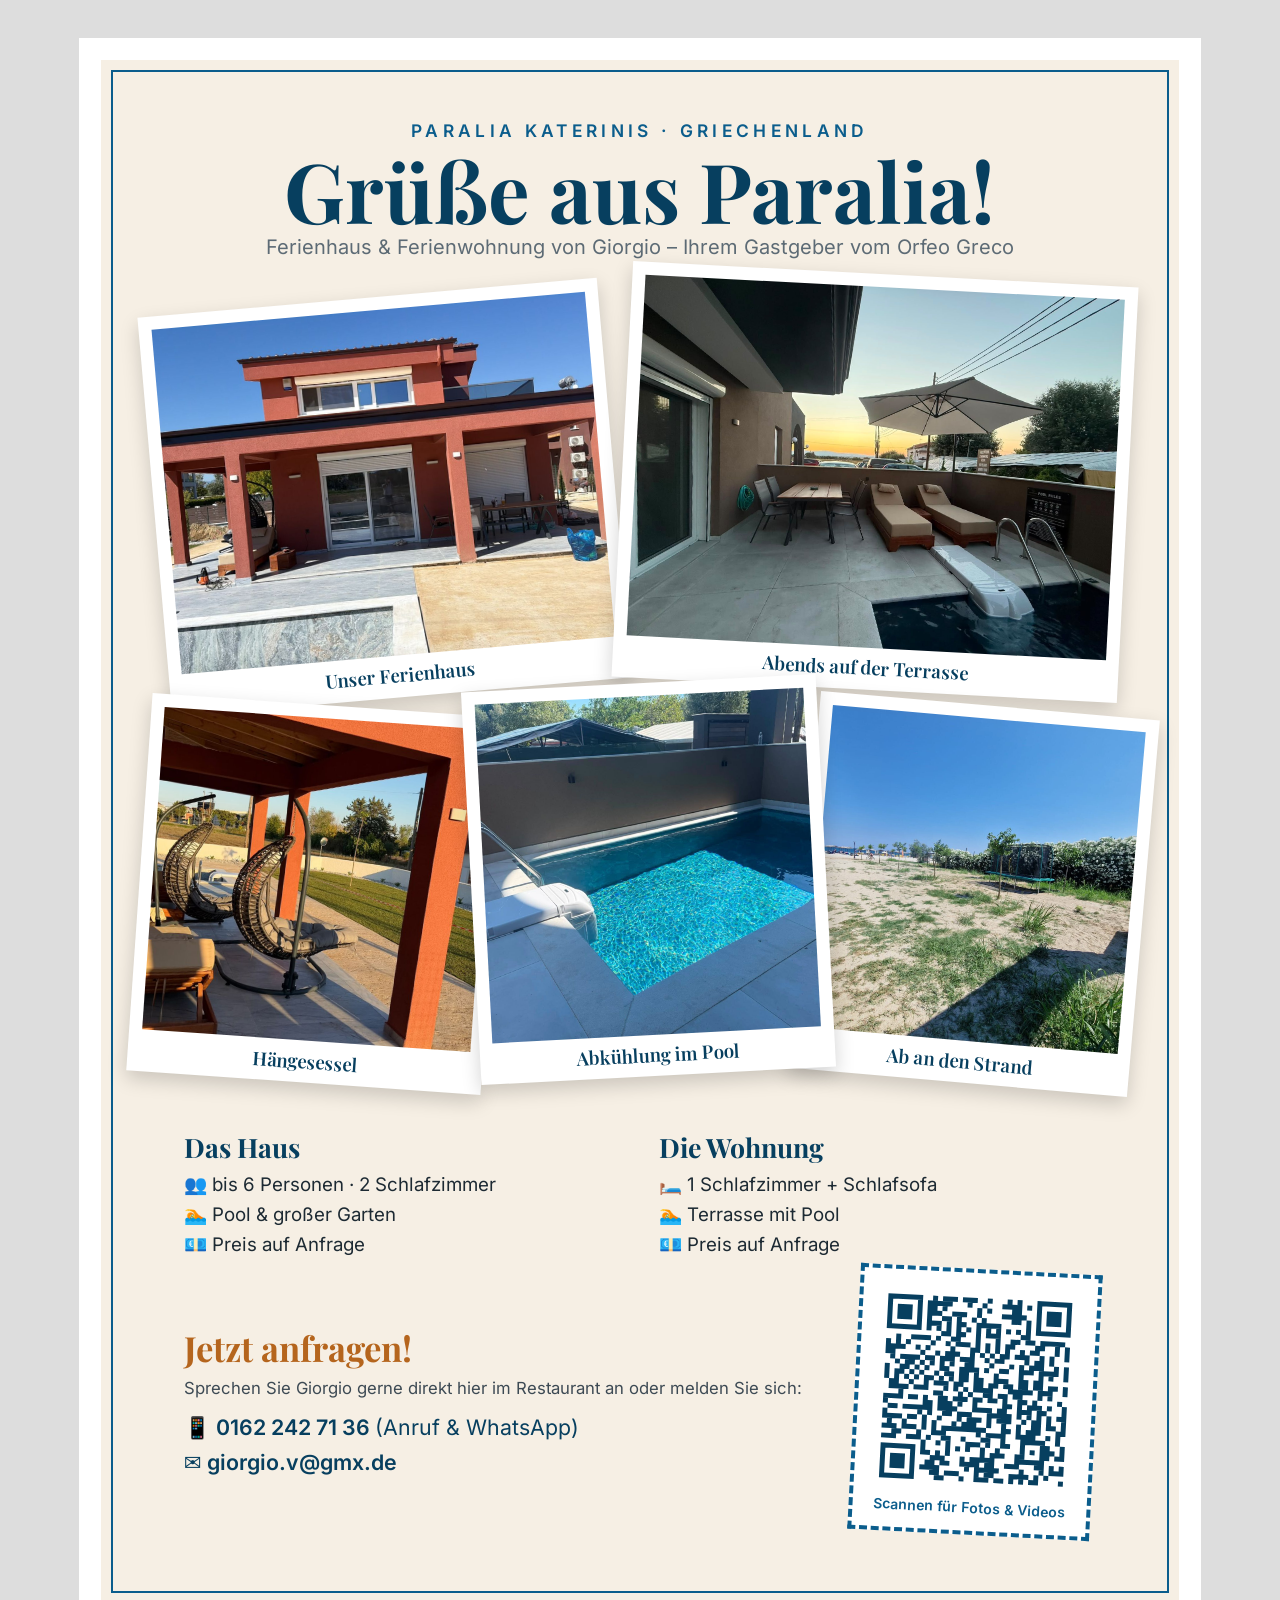
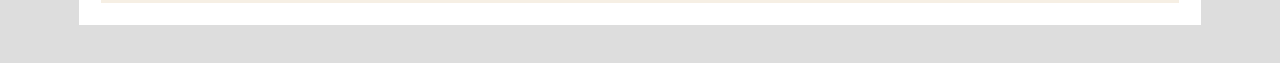
<file: aushang/variante-3-postkarte.html>
<!doctype html>
<html lang="de">
<head>
<meta charset="utf-8">
<title>Aushang A3 – Variante 3: Postkarte</title>
<link rel="stylesheet" href="../css/fonts.css">
<style>
  @page { size: A3; margin: 0; }
  * { box-sizing: border-box; }
  html, body { margin: 0; background: #ddd; }
  body { font-family: Inter, system-ui, sans-serif; color: #1d2a33; }
  .page {
    width: 297mm; height: 420mm; margin: 10mm auto; overflow: hidden; position: relative;
    background: #f6efe4; display: flex; flex-direction: column;
    border: 6mm solid #fff; outline: .6mm solid #0b5d8c; outline-offset: -9mm;
  }
  @media print { html, body { background: #fff; } .page { margin: 0; } }

  .head { text-align: center; padding: 16mm 16mm 0; }
  .head .eyebrow { color: #0b5d8c; font-size: 13pt; letter-spacing: .25em; text-transform: uppercase; font-weight: 600; }
  .head h1 { font-family: "Playfair Display", serif; color: #073f5f; font-size: 62pt; margin: 2mm 0 1mm; line-height: 1; }
  .head p { margin: 0; font-size: 15pt; color: #5d6b75; }

  .board { position: relative; height: 222mm; margin: 4mm 10mm 0; }
  .polaroid { position: absolute; background: #fff; padding: 3.5mm 3.5mm 11mm; box-shadow: 0 2mm 5mm rgba(0,0,0,.18); }
  .polaroid img { display: block; width: 100%; height: calc(100% - 0mm); object-fit: cover; }
  .polaroid span { position: absolute; left: 0; right: 0; bottom: 2.5mm; text-align: center; font-family: "Playfair Display", serif; font-size: 14pt; color: #073f5f; }
  .p1 { left: 4mm;  top: 6mm;   width: 122mm; height: 106mm; transform: rotate(-5deg); }
  .p2 { left: 128mm; top: 0;    width: 134mm; height: 110mm; transform: rotate(3deg); }
  .p3 { left: 0;    top: 114mm; width: 94mm;  height: 100mm;  transform: rotate(4deg); z-index: 2; }
  .p4 { left: 88mm; top: 108mm; width: 94mm;  height: 104mm;  transform: rotate(-3deg); z-index: 3; }
  .p5 { left: 176mm; top: 114mm; width: 90mm; height: 100mm;  transform: rotate(5deg); z-index: 2; }

  .text { display: grid; grid-template-columns: 1fr 1fr; gap: 10mm; padding: 4mm 22mm 0; }
  .text h2 { font-family: "Playfair Display", serif; color: #073f5f; font-size: 20pt; margin: 0 0 1.5mm; }
  .text ul { list-style: none; padding: 0; margin: 0; font-size: 14pt; line-height: 1.6; }

  .bottom { margin-top: auto; display: grid; grid-template-columns: 1fr 64mm; gap: 8mm; align-items: center; padding: 0 22mm 18mm; }
  .bottom h3 { font-family: "Playfair Display", serif; color: #b5651d; font-size: 26pt; margin: 0 0 2mm; }
  .bottom p { margin: 0 0 3mm; font-size: 12.5pt; color: #3d4a54; }
  .contact { font-size: 16pt; font-weight: 600; line-height: 1.65; color: #073f5f; }
  .stamp { background: #fff; padding: 4mm; border: 1.2mm dashed #0b5d8c; transform: rotate(3deg); text-align: center; }
  .stamp img { width: 100%; display: block; }
  .stamp small { display: block; margin-top: 2mm; font-size: 10.5pt; font-weight: 600; color: #0b5d8c; }
</style>
</head>
<body>
<div class="page">
  <div class="head">
    <div class="eyebrow">Paralia Katerinis · Griechenland</div>
    <h1>Grüße aus Paralia!</h1>
    <p>Ferienhaus &amp; Ferienwohnung von Giorgio – Ihrem Gastgeber vom Orfeo Greco</p>
  </div>

  <div class="board">
    <div class="polaroid p1"><img src="../assets/img/haus-1.jpg" alt=""><span>Unser Ferienhaus</span></div>
    <div class="polaroid p2"><img src="../assets/img/wohnung-1.jpg" alt=""><span>Abends auf der Terrasse</span></div>
    <div class="polaroid p3"><img src="../assets/img/haus-3.jpg" alt=""><span>Hängesessel</span></div>
    <div class="polaroid p4"><img src="../assets/img/wohnung-10.jpg" alt=""><span>Abkühlung im Pool</span></div>
    <div class="polaroid p5"><img src="../assets/img/wohnung-9.jpg" alt=""><span>Ab an den Strand</span></div>
  </div>

  <div class="text">
    <div>
      <h2>Das Haus</h2>
      <ul>
        <li>👥 bis 6 Personen · 2 Schlafzimmer</li>
        <li>🏊 Pool &amp; großer Garten</li>
        <li>💶 Preis auf Anfrage</li>
      </ul>
    </div>
    <div>
      <h2>Die Wohnung</h2>
      <ul>
        <li>🛏️ 1 Schlafzimmer + Schlafsofa</li>
        <li>🏊 Terrasse mit Pool</li>
        <li>💶 Preis auf Anfrage</li>
      </ul>
    </div>
  </div>

  <div class="bottom">
    <div>
      <h3>Jetzt anfragen!</h3>
      <p>Sprechen Sie Giorgio gerne direkt hier im Restaurant an oder melden Sie sich:</p>
      <div class="contact">📱 0162 242 71 36 <span style="font-weight:400">(Anruf &amp; WhatsApp)</span><br>✉️ giorgio.v@gmx.de</div>
    </div>
    <div class="stamp">
      <img src="../assets/img/qr.svg" alt="QR-Code">
      <small>Scannen für Fotos &amp; Videos</small>
    </div>
  </div>
</div>
</body>
</html>
</file>
<file: css/fonts.css>
/* Schriften lokal eingebunden (keine Verbindung zu Google) – Lizenz: SIL OFL 1.1, siehe assets/fonts */
@font-face{font-family:"Inter";font-style:normal;font-weight:400;font-display:swap;src:url(../assets/fonts/inter-latin-400-normal.woff2) format("woff2");unicode-range:U+0000-00FF,U+0131,U+0152-0153,U+02BB-02BC,U+02C6,U+02DA,U+02DC,U+0304,U+0308,U+0329,U+2000-206F,U+2074,U+20AC,U+2122,U+2191,U+2193,U+2212,U+2215,U+FEFF,U+FFFD}
@font-face{font-family:"Inter";font-style:normal;font-weight:400;font-display:swap;src:url(../assets/fonts/inter-greek-400-normal.woff2) format("woff2");unicode-range:U+0370-0377,U+037A-037F,U+0384-038A,U+038C,U+038E-03A1,U+03A3-03FF}
@font-face{font-family:"Inter";font-style:normal;font-weight:500;font-display:swap;src:url(../assets/fonts/inter-latin-500-normal.woff2) format("woff2");unicode-range:U+0000-00FF,U+0131,U+0152-0153,U+02BB-02BC,U+02C6,U+02DA,U+02DC,U+0304,U+0308,U+0329,U+2000-206F,U+2074,U+20AC,U+2122,U+2191,U+2193,U+2212,U+2215,U+FEFF,U+FFFD}
@font-face{font-family:"Inter";font-style:normal;font-weight:500;font-display:swap;src:url(../assets/fonts/inter-greek-500-normal.woff2) format("woff2");unicode-range:U+0370-0377,U+037A-037F,U+0384-038A,U+038C,U+038E-03A1,U+03A3-03FF}
@font-face{font-family:"Inter";font-style:normal;font-weight:600;font-display:swap;src:url(../assets/fonts/inter-latin-600-normal.woff2) format("woff2");unicode-range:U+0000-00FF,U+0131,U+0152-0153,U+02BB-02BC,U+02C6,U+02DA,U+02DC,U+0304,U+0308,U+0329,U+2000-206F,U+2074,U+20AC,U+2122,U+2191,U+2193,U+2212,U+2215,U+FEFF,U+FFFD}
@font-face{font-family:"Inter";font-style:normal;font-weight:600;font-display:swap;src:url(../assets/fonts/inter-greek-600-normal.woff2) format("woff2");unicode-range:U+0370-0377,U+037A-037F,U+0384-038A,U+038C,U+038E-03A1,U+03A3-03FF}
@font-face{font-family:"Playfair Display";font-style:normal;font-weight:600;font-display:swap;src:url(../assets/fonts/playfair-display-latin-600-normal.woff2) format("woff2");unicode-range:U+0000-00FF,U+0131,U+0152-0153,U+02BB-02BC,U+02C6,U+02DA,U+02DC,U+0304,U+0308,U+0329,U+2000-206F,U+2074,U+20AC,U+2122,U+2191,U+2193,U+2212,U+2215,U+FEFF,U+FFFD}
@font-face{font-family:"Playfair Display";font-style:normal;font-weight:700;font-display:swap;src:url(../assets/fonts/playfair-display-latin-700-normal.woff2) format("woff2");unicode-range:U+0000-00FF,U+0131,U+0152-0153,U+02BB-02BC,U+02C6,U+02DA,U+02DC,U+0304,U+0308,U+0329,U+2000-206F,U+2074,U+20AC,U+2122,U+2191,U+2193,U+2212,U+2215,U+FEFF,U+FFFD}
</file>
<file: css/style.css>
:root {
  --blue: #0b5d8c;
  --blue-dark: #073f5f;
  --sand: #f6efe4;
  --white: #ffffff;
  --ink: #1d2a33;
  --muted: #5d6b75;
  --accent: #e8a33d;
  --radius: 14px;
  --shadow: 0 10px 30px rgba(7, 63, 95, .15);
}

* { box-sizing: border-box; }
html { scroll-behavior: smooth; }
body {
  margin: 0;
  font-family: Inter, system-ui, sans-serif;
  color: var(--ink);
  background: var(--white);
  line-height: 1.6;
}
img, video { max-width: 100%; display: block; }
h1, h2 { font-family: "Playfair Display", Georgia, serif; line-height: 1.2; margin: 0 0 .6em; }
h1 { font-size: clamp(2rem, 5vw, 3.6rem); }
h2 { font-size: clamp(1.7rem, 3.5vw, 2.5rem); color: var(--blue-dark); }
a { color: inherit; }
.center { text-align: center; }
.eyebrow { text-transform: uppercase; letter-spacing: .14em; font-size: .8rem; font-weight: 600; color: var(--accent); margin: 0 0 .5em; }

/* Buttons */
.btn {
  display: inline-block; padding: .85em 1.5em; border-radius: 999px;
  background: var(--blue); color: #fff; text-decoration: none; font-weight: 600;
  transition: transform .15s, background .15s;
  border: 0; font: inherit; font-weight: 600; cursor: pointer;
}
.btn:hover { background: var(--blue-dark); transform: translateY(-2px); }
.btn-small { padding: .5em 1.1em; }
.btn-ghost { background: transparent; border: 2px solid #fff; }
.btn-ghost:hover { background: rgba(255,255,255,.15); }
.btn-ghost-dark { background: transparent; border: 2px solid var(--blue); color: var(--blue); }
.btn-ghost-dark:hover { background: var(--blue); color: #fff; }
.btn-wa { background: #25d366; }
.btn-wa:hover { background: #1da851; }

/* Navigation */
.nav {
  position: fixed; inset: 0 0 auto 0; z-index: 50;
  display: flex; align-items: center; gap: 1.5rem;
  padding: .8rem 5vw; background: rgba(255,255,255,.94);
  backdrop-filter: blur(8px); box-shadow: 0 2px 12px rgba(0,0,0,.06);
}
.brand { font-family: "Playfair Display", serif; font-size: 1.4rem; font-weight: 700; text-decoration: none; color: var(--blue-dark); }
.brand span { color: var(--accent); }
.nav-links { display: flex; gap: 1.4rem; align-items: center; margin-left: auto; }
.nav-links a { text-decoration: none; font-weight: 500; }
.nav-links a:not(.btn):hover { color: var(--blue); }
.lang { display: flex; gap: .25rem; }
.lang button {
  border: 1px solid #cfd8de; background: #fff; border-radius: 6px;
  padding: .25em .5em; font: inherit; font-size: .8rem; cursor: pointer;
}
.lang button.active { background: var(--blue); color: #fff; border-color: var(--blue); }
.burger { display: none; background: none; border: 0; font-size: 1.6rem; cursor: pointer; }

/* Hero */
.hero { position: relative; min-height: 100svh; display: grid; place-items: center; color: #fff; overflow: hidden; }
.hero-video { position: absolute; inset: 0; width: 100%; height: 100%; object-fit: cover; }
.hero-overlay { position: absolute; inset: 0; background: linear-gradient(180deg, rgba(7,63,95,.35), rgba(7,63,95,.65)); }
.hero-content { position: relative; max-width: 820px; padding: 7rem 1.5rem 4rem; text-align: center; }
.hero h1 { color: #fff; }
.hero .eyebrow { color: #ffd591; }
.lead { font-size: 1.2rem; opacity: .95; margin-bottom: 2rem; }
.hero-buttons { display: flex; gap: 1rem; justify-content: center; flex-wrap: wrap; }

/* Highlights */
.highlights {
  display: flex; flex-wrap: wrap; justify-content: center; gap: 1rem 2.5rem;
  padding: 1.6rem 5vw; background: var(--sand);
}
.hl { display: flex; align-items: center; gap: .5rem; }
.hl-icon { font-size: 1.4rem; }

/* Stay sections */
.stay {
  display: grid; grid-template-columns: 1.1fr 1fr; gap: 3rem; align-items: center;
  padding: 5rem 5vw; max-width: 1300px; margin: 0 auto;
}
.stay.reverse .stay-media { order: 2; }
.stay-media { position: relative; border-radius: var(--radius); overflow: hidden; box-shadow: var(--shadow); }
.stay-media video { width: 100%; aspect-ratio: 16/10; object-fit: cover; }
.sound.hero-sound { z-index: 2; right: 1.5rem; bottom: 1.5rem; }
.sound {
  position: absolute; right: 1rem; bottom: 1rem; border: 0; border-radius: 50%;
  width: 44px; height: 44px; font-size: 1.2rem; cursor: pointer;
  background: rgba(255,255,255,.85);
}
.facts { list-style: none; padding: 0; margin: 1.2rem 0; display: grid; grid-template-columns: 1fr 1fr; gap: .5rem 1rem; }
.thumbs { display: grid; grid-template-columns: repeat(3, 1fr); gap: .6rem; }
.thumbs img { border-radius: 10px; aspect-ratio: 4/3; object-fit: cover; cursor: zoom-in; }

/* Generic sections */
.section { padding: 5rem 5vw; }
.section.alt { background: var(--sand); }
.gallery {
  display: grid; grid-template-columns: repeat(auto-fill, minmax(260px, 1fr)); gap: 1rem;
  max-width: 1300px; margin: 2rem auto 0;
}
.gallery img { border-radius: var(--radius); aspect-ratio: 4/3; object-fit: cover; cursor: zoom-in; transition: transform .2s; }
.gallery img:hover { transform: scale(1.02); }

.location { display: grid; grid-template-columns: 1fr 1.3fr; gap: 3rem; max-width: 1300px; margin: 0 auto; align-items: center; }
.location .facts { grid-template-columns: 1fr; }
.map { width: 100%; height: 380px; border: 0; border-radius: var(--radius); box-shadow: var(--shadow); }

.map-consent {
  background: #fff; display: flex; flex-direction: column; align-items: center; justify-content: center;
  text-align: center; gap: .6rem; padding: 2rem; color: var(--muted);
}
.map-consent p { margin: 0; max-width: 420px; }
.map-consent p:first-child { font-size: 2.5rem; }
.map-privacy { font-size: .85rem; }
.footer-links a { color: #b9cbd6; }
.footer-links a:hover { color: #fff; }

/* Rechtliche Seiten */
.legal { max-width: 800px; margin: 0 auto; padding: 7rem 16px 4rem; }
.legal h1 { font-size: clamp(1.8rem, 4vw, 2.6rem); color: var(--blue-dark); }
.legal h2 { font-size: 1.35rem; margin-top: 2em; }
.legal h3 { font-size: 1.05rem; margin: 1.4em 0 .3em; }
.legal a { color: var(--blue); }

.price-table { max-width: 700px; margin: 2rem auto 0; }
table { width: 100%; border-collapse: collapse; background: #fff; border-radius: var(--radius); overflow: hidden; box-shadow: var(--shadow); }
th, td { padding: 1rem 1.2rem; text-align: left; }
th { background: var(--blue); color: #fff; }
tbody tr:nth-child(even) { background: var(--sand); }
.note { color: var(--muted); font-size: .95rem; text-align: center; margin-top: 1rem; }


.contact-buttons { display: flex; gap: 1rem; justify-content: center; flex-wrap: wrap; margin-top: 2rem; }

.footer { text-align: center; padding: 2rem; background: #04293e; color: #b9cbd6; font-size: .9rem; }

.lightbox {
  position: fixed; inset: 0; z-index: 100; background: rgba(0,0,0,.88);
  display: grid; place-items: center; padding: 2rem; cursor: zoom-out;
}
.lightbox[hidden] { display: none; }
.lightbox img { max-height: 90vh; border-radius: 8px; }

/* Mobile */
@media (max-width: 900px) {
  .burger { display: block; }
  .nav { gap: .8rem; }
  .lang { margin-left: auto; }
  .nav-links {
    display: none; position: absolute; top: 100%; left: 0; right: 0;
    flex-direction: column; gap: 1rem; padding: 1.2rem; background: #fff;
    box-shadow: 0 8px 16px rgba(0,0,0,.08);
  }
  .nav-links.open { display: flex; }
  .stay, .location { grid-template-columns: 1fr; gap: 2rem; }
  .stay.reverse .stay-media { order: 0; }
  .stay, .section { padding: 3.5rem 16px; }
}
@media (max-width: 480px) {
  .facts { grid-template-columns: 1fr; }
  .brand { font-size: 1.15rem; }
}
.back { margin-left: auto; text-decoration: none; font-weight: 500; }
.back:hover { color: var(--blue); }
</file>
